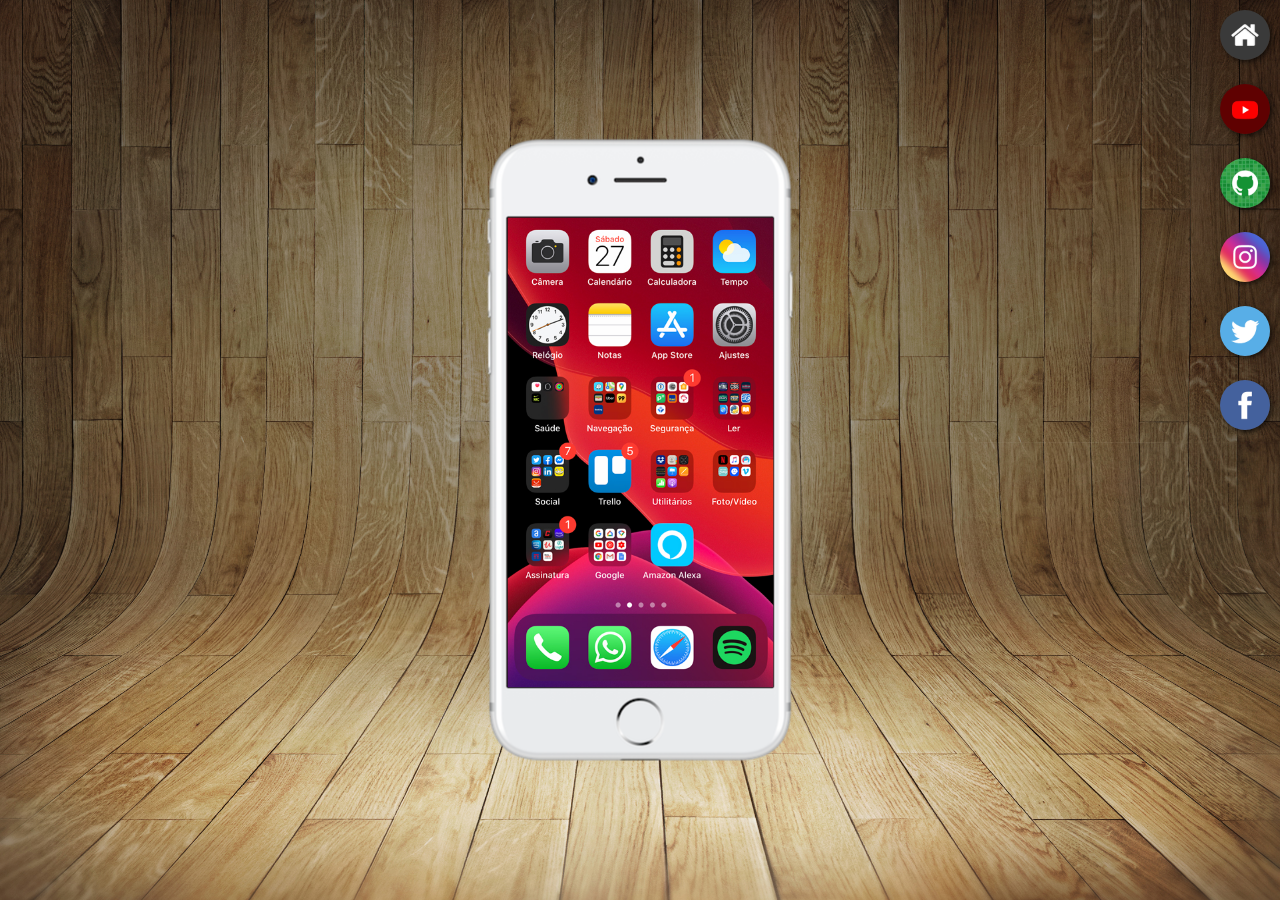
<file: index.html>
<!DOCTYPE html>
<html lang="pt-br">
<head>
    <meta charset="UTF-8">
    <meta name="viewport" content="width=device-width, initial-scale=1.0">
    <link rel="shortcut icon" href="imagens/favicon.ico" type="image/x-icon">
    <link rel="stylesheet" href="estilos/style.css">
    <title>Projeto Redes Sociais</title>
</head>
<body>
    <main>
        <section id="telefone">
            <iframe src="home.html" name="tela" id="tela" frameborder="0">
                <p>Seu navegador não é compatível com isso.</p>
            </iframe>
        </section>
        <section id="redes-sociais">
            <a href="home.html" target="tela"><img src="imagens/logo-home.jpg" alt="Home"></a> <br>
            <a href="youtube.html" target="tela"><img src="imagens/logo-youtube.jpg" alt="Youtube"></a> <br>
            <a href="github.html" target="tela"><img src="imagens/logo-github.jpg" alt="GitHub"></a> <br>
            <a href="instagram.html" target="tela"><img src="imagens/logo-instagram.jpg" alt="Instagram"></a> <br>
            <a href="twitter.html" target="tela"><img src="imagens/logo-twitter.jpg" alt="Twitter"></a> <br>
            <a href="facebook.html" target="tela"><img src="imagens/logo-facebook.jpg" alt="Facebook"></a> <br>

        </section>
    </main>

</body>
</html>
</file>
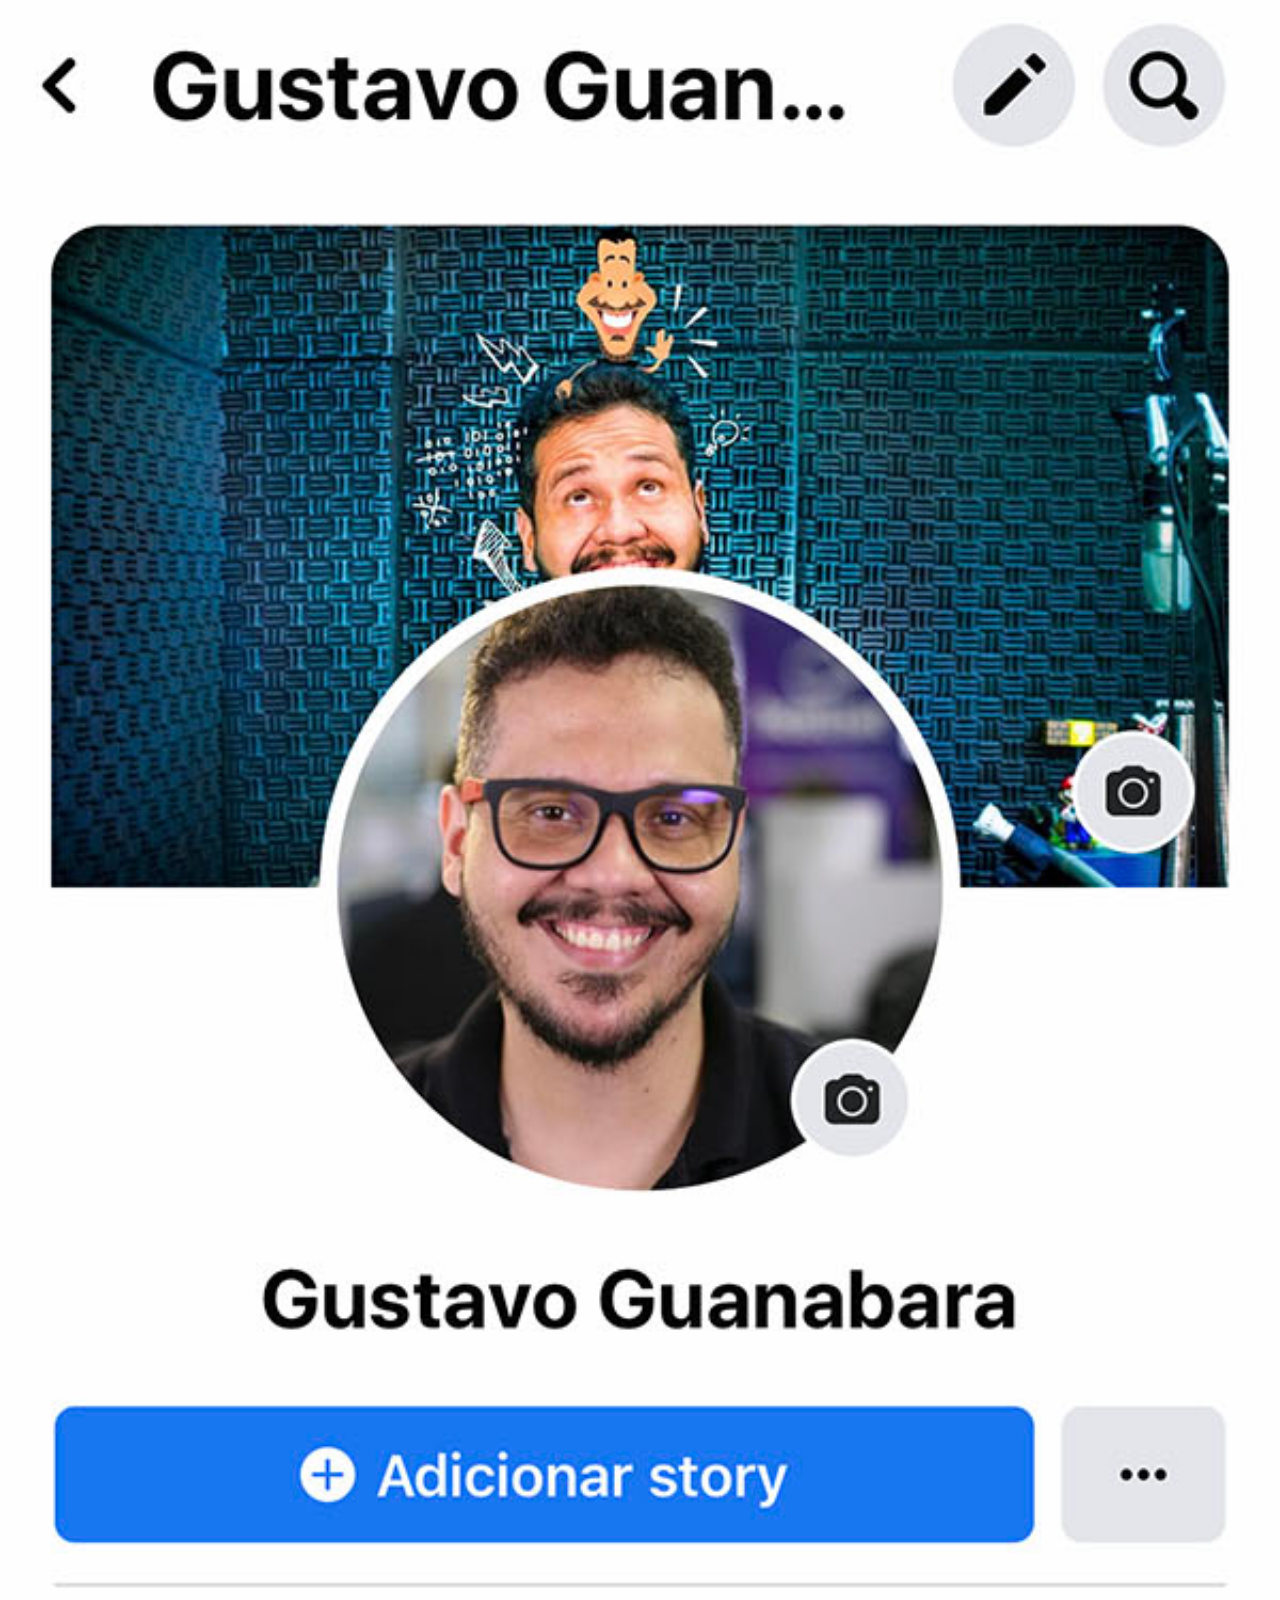
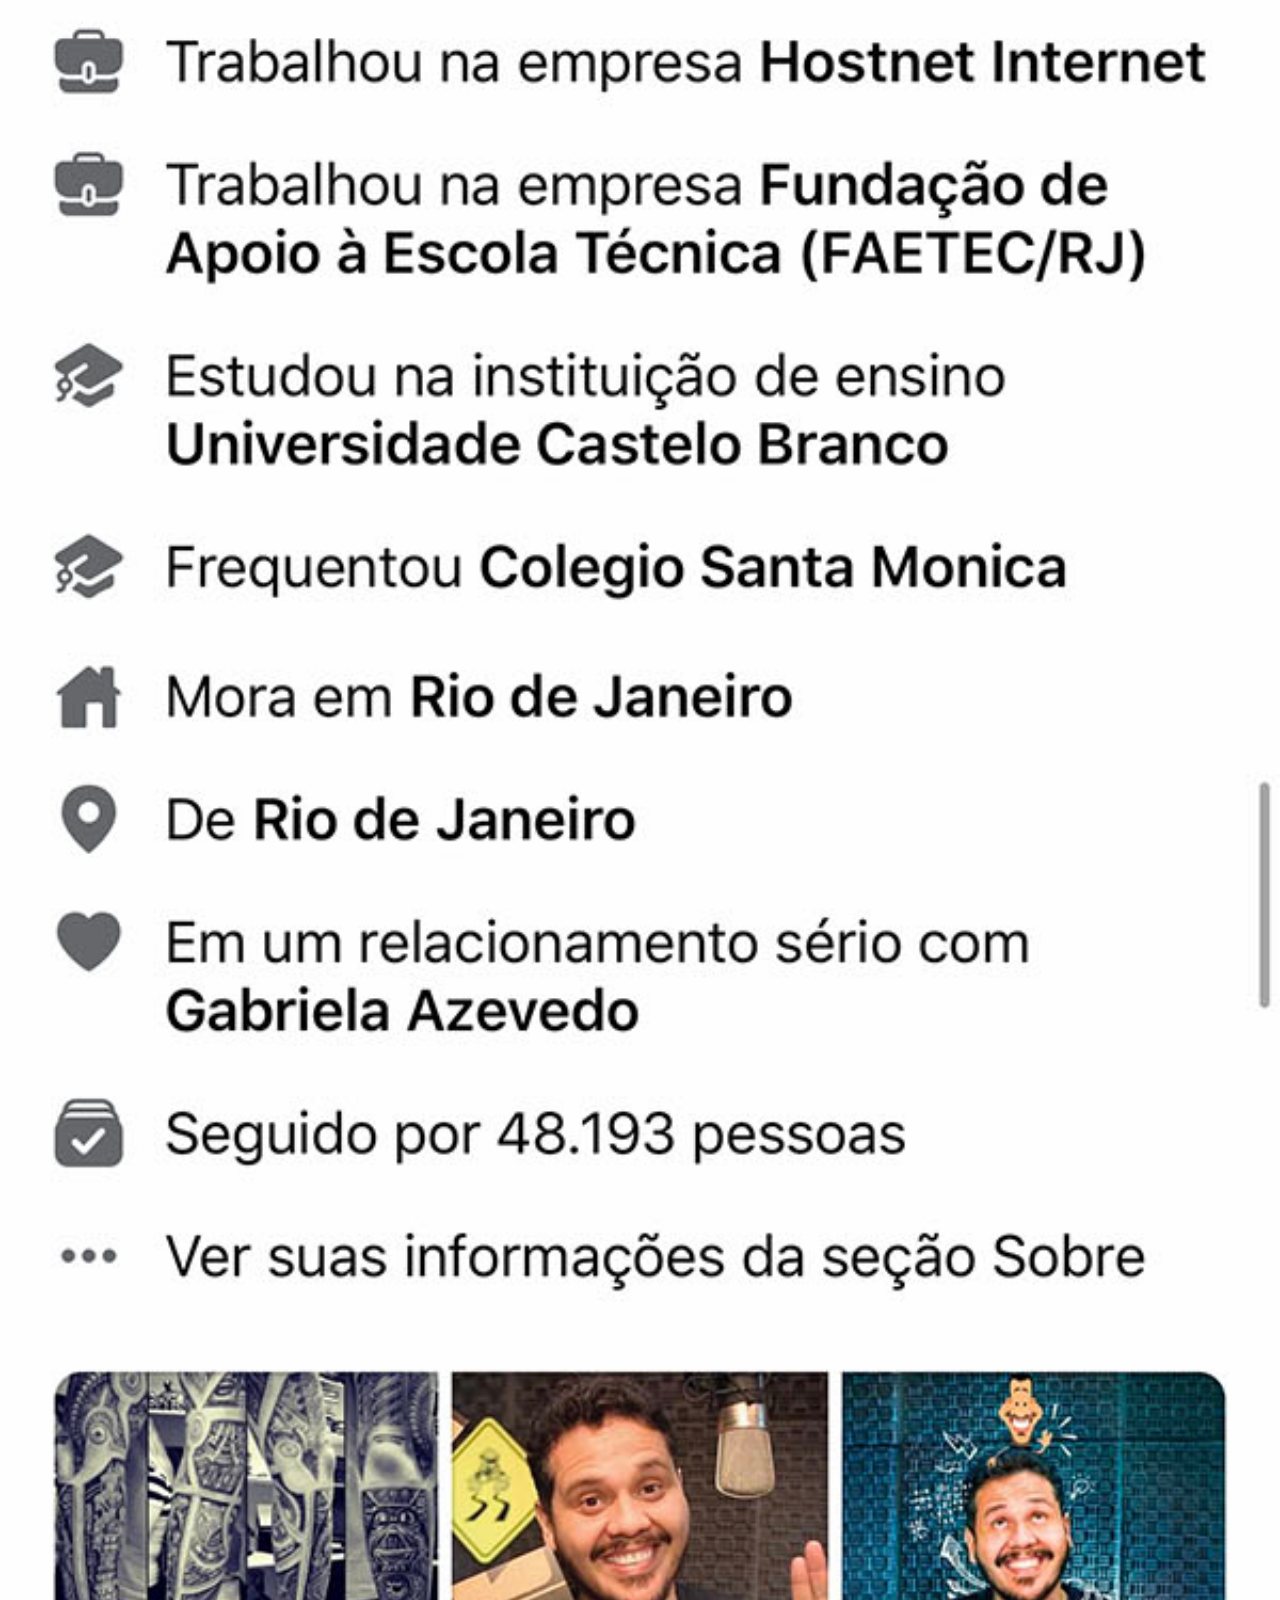
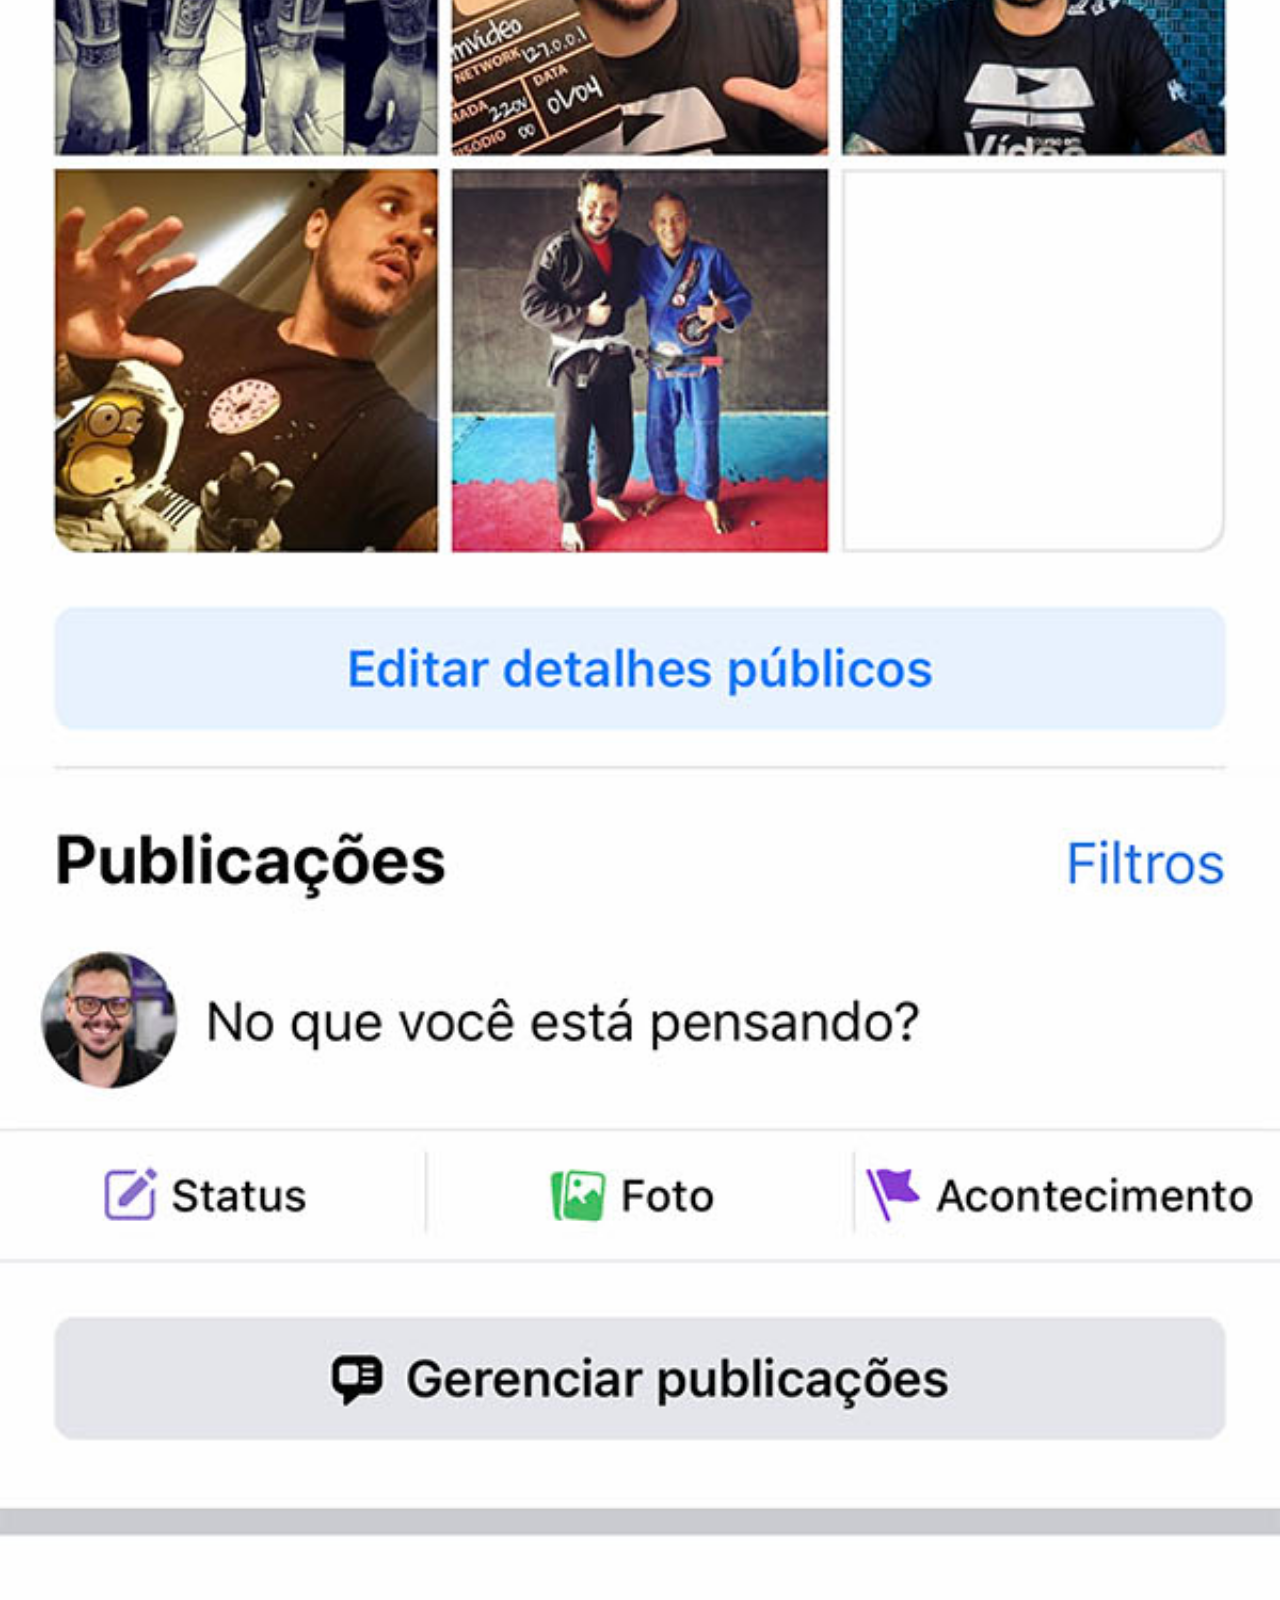
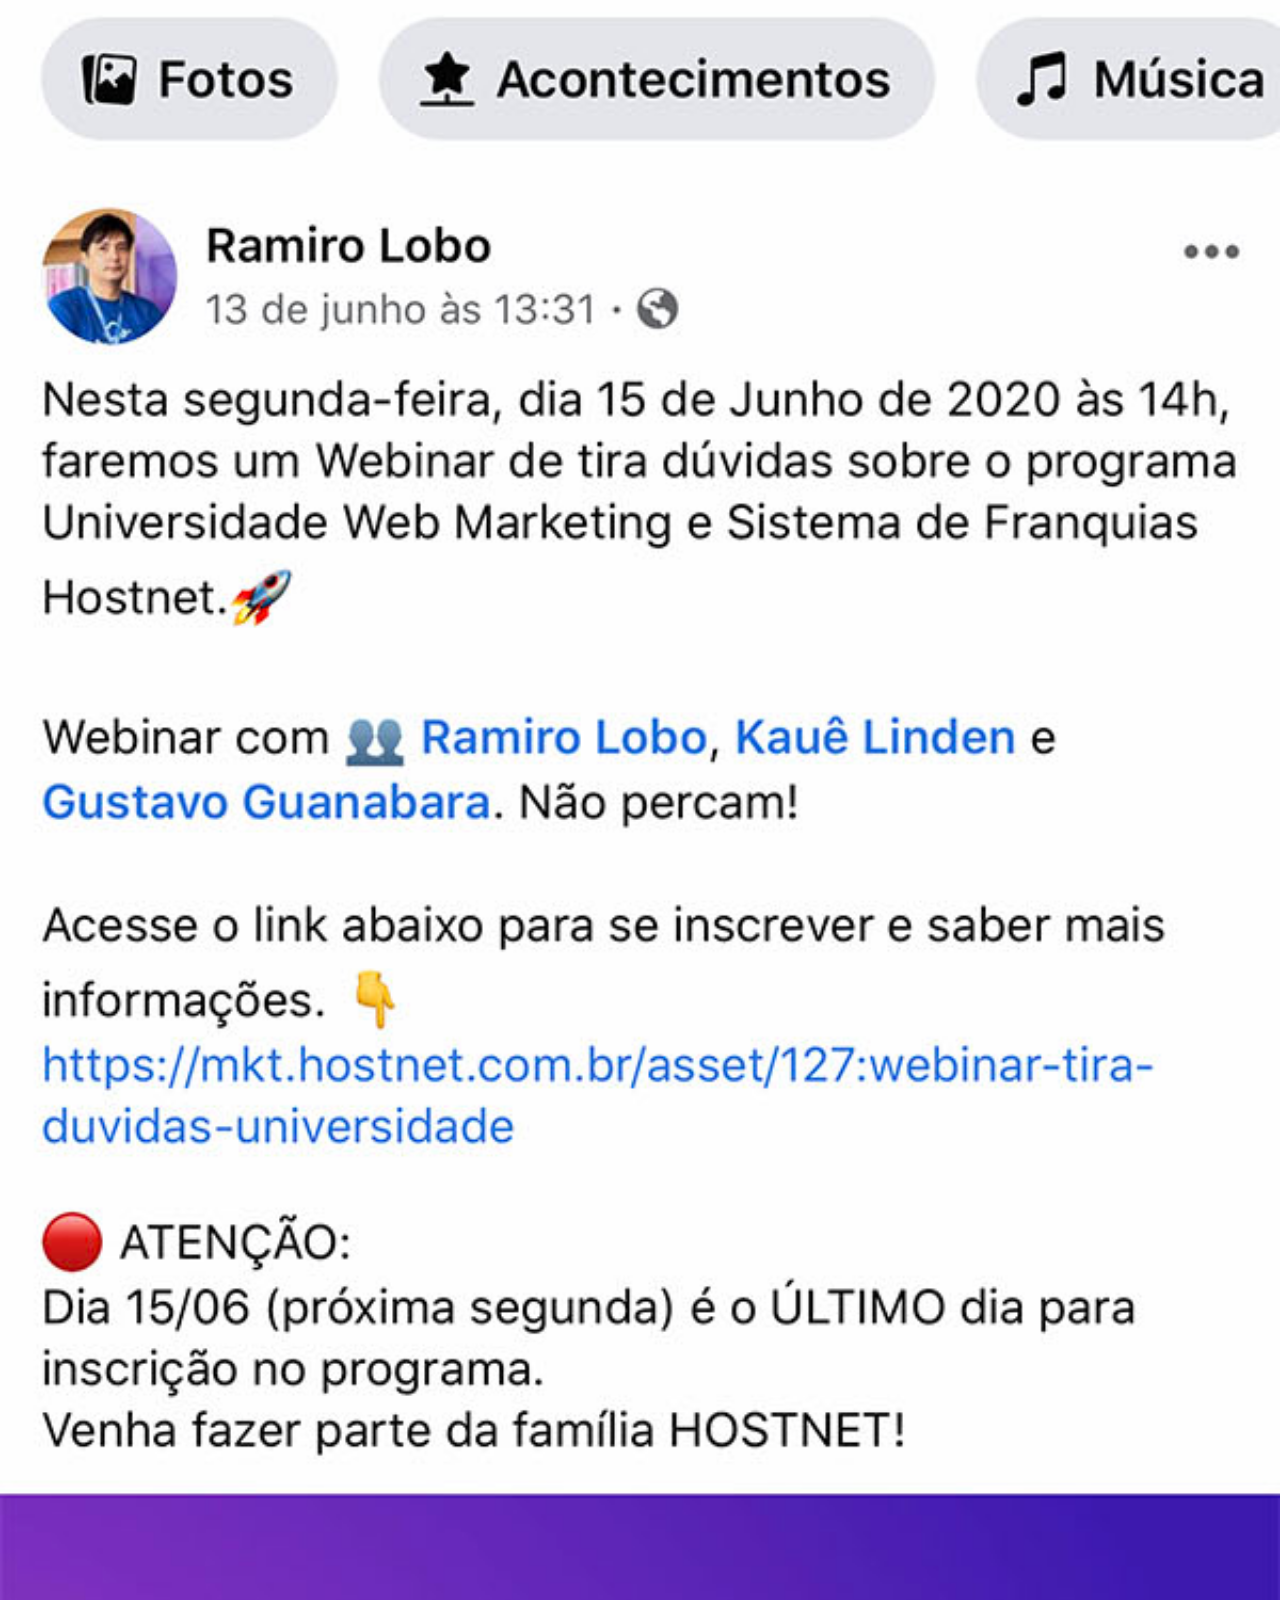
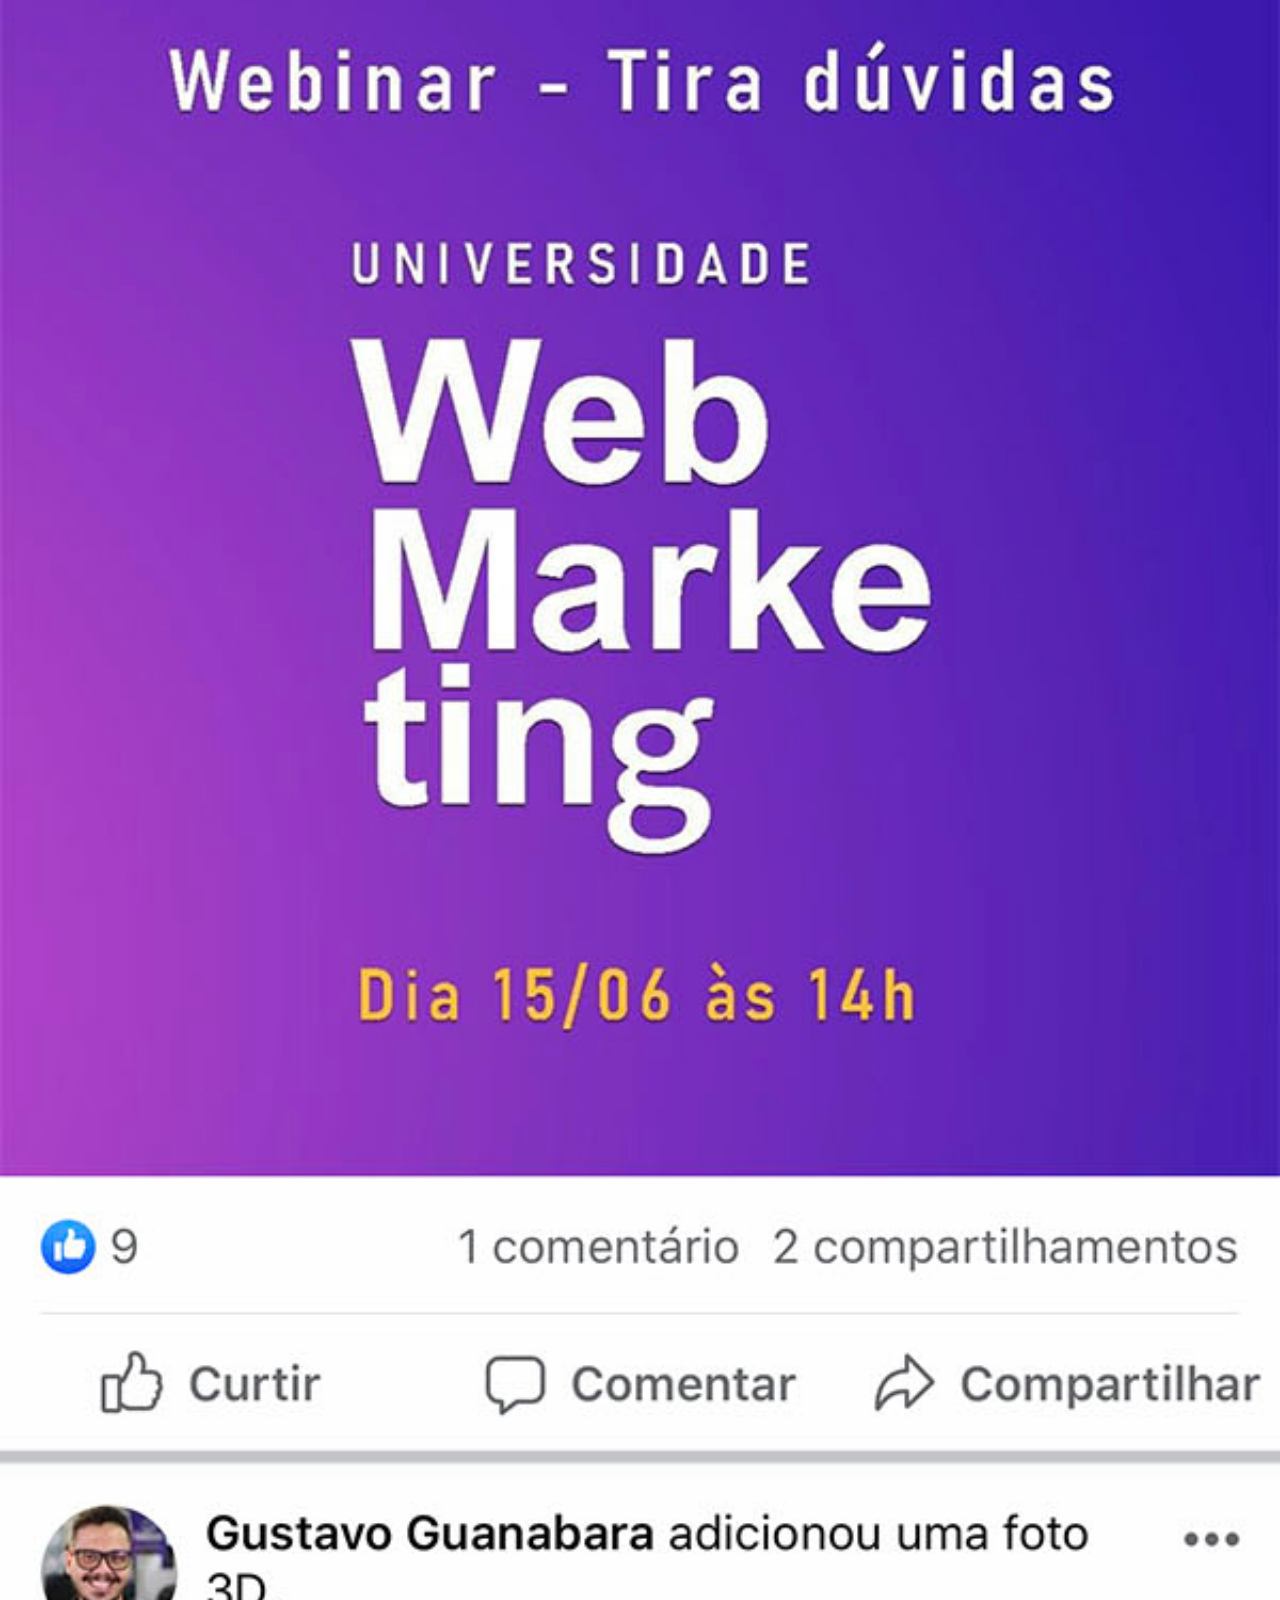
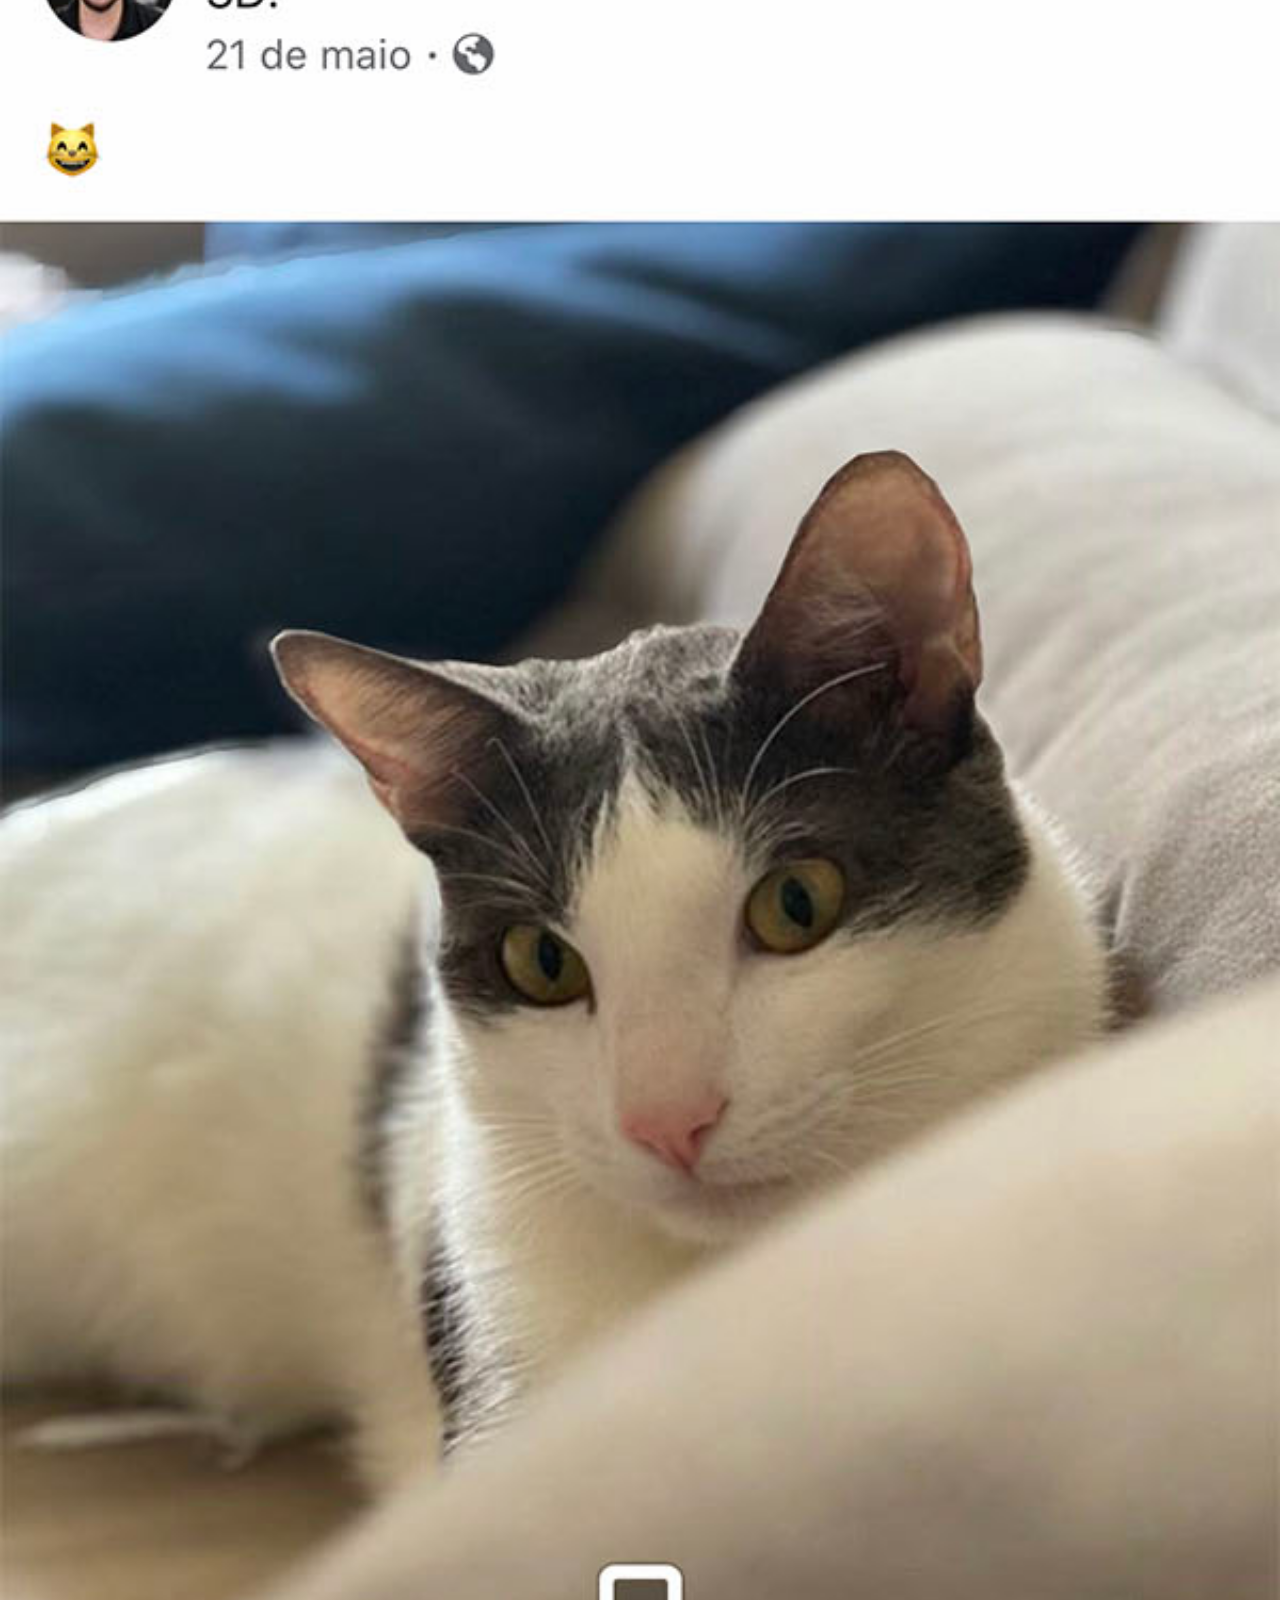
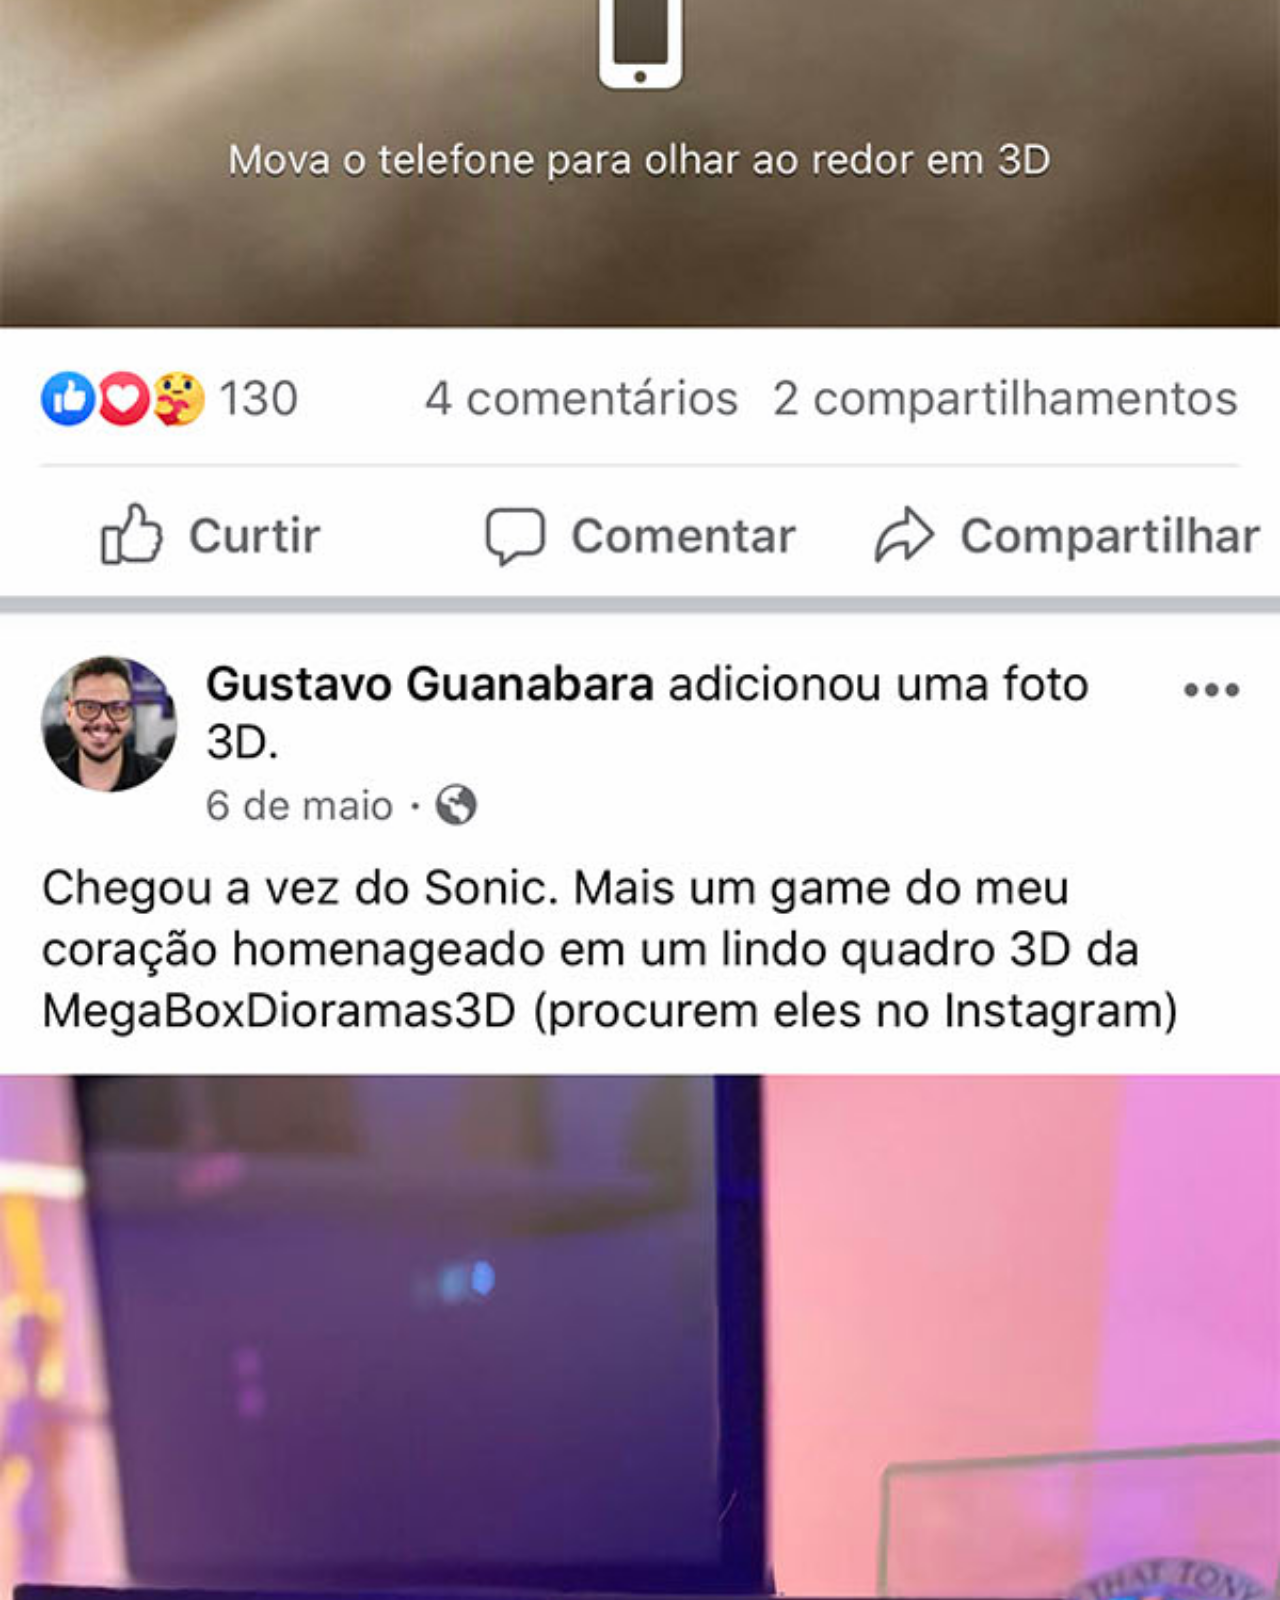
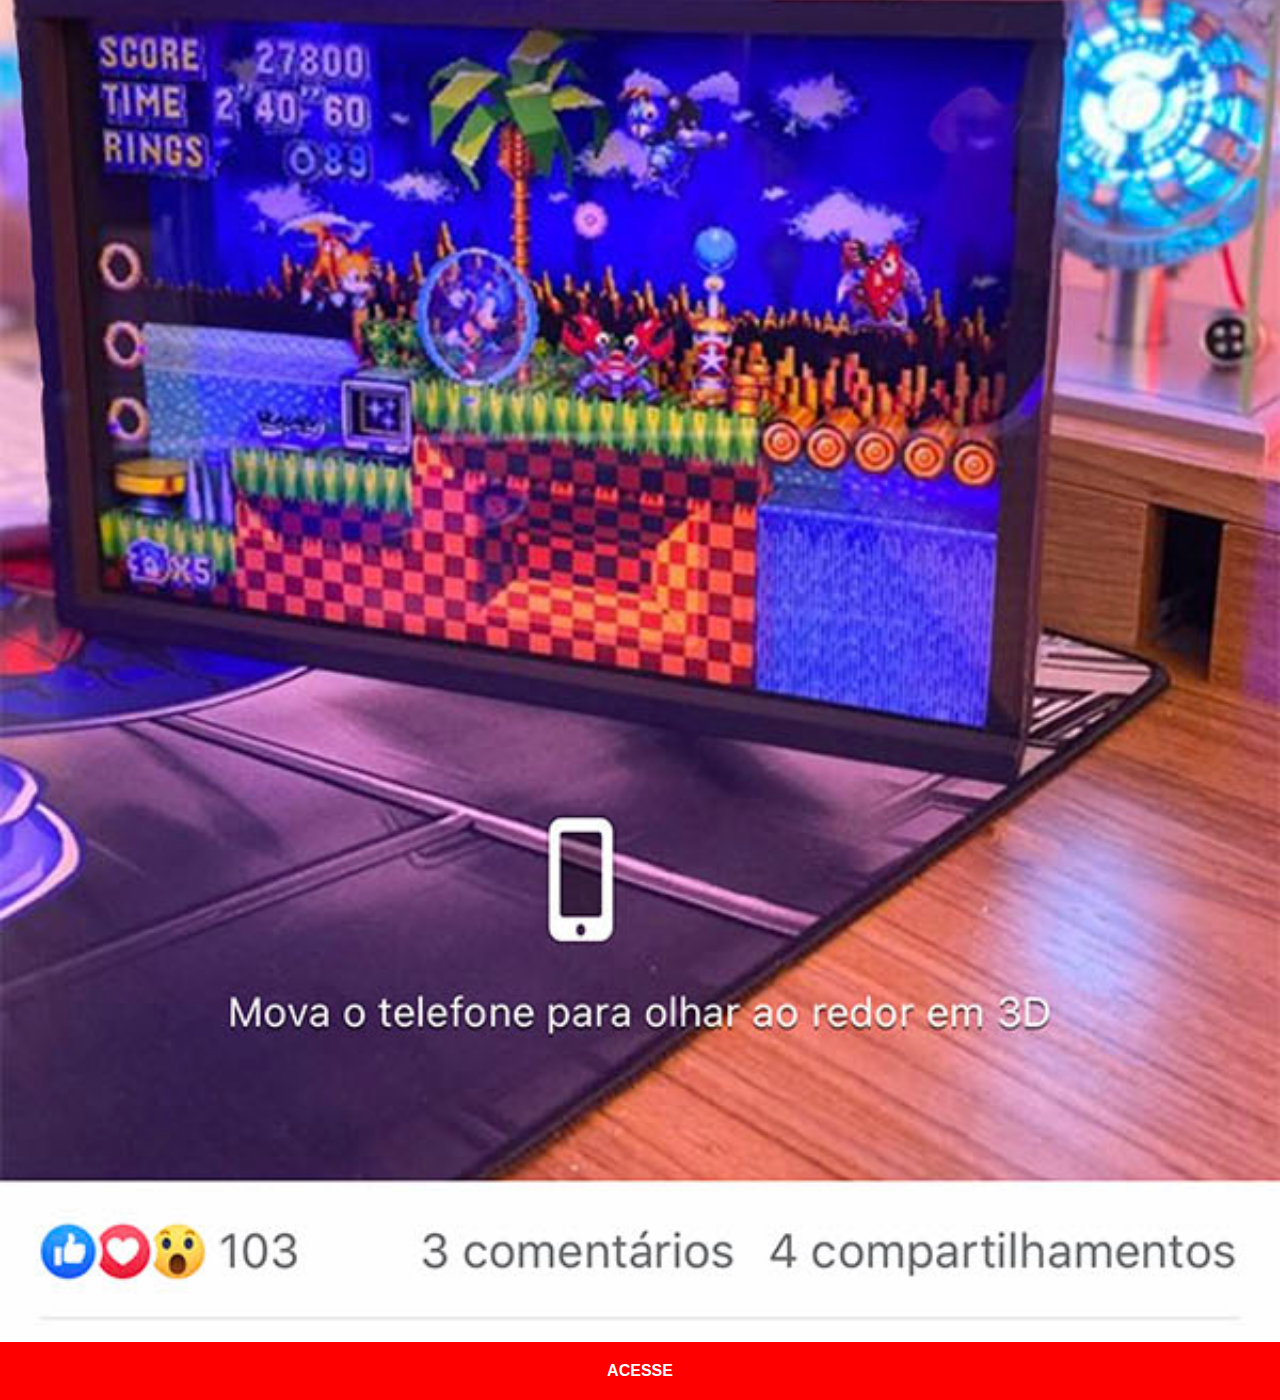
<file: facebook.html>
<!DOCTYPE html>
<html lang="pt-br">
<head>
    <meta charset="UTF-8">
    <meta name="viewport" content="width=device-width, initial-scale=1.0">
    <link rel="stylesheet" href="estilos/social.css">
    <title>Facebook</title>
</head>
<body>
    <img src="imagens/tela-facebook.jpg" alt="Facebook">
    <a href="https://www.facebook.com/gustavoguanabara/" target="_blank">ACESSE</a>
</body>
</html>
</file>
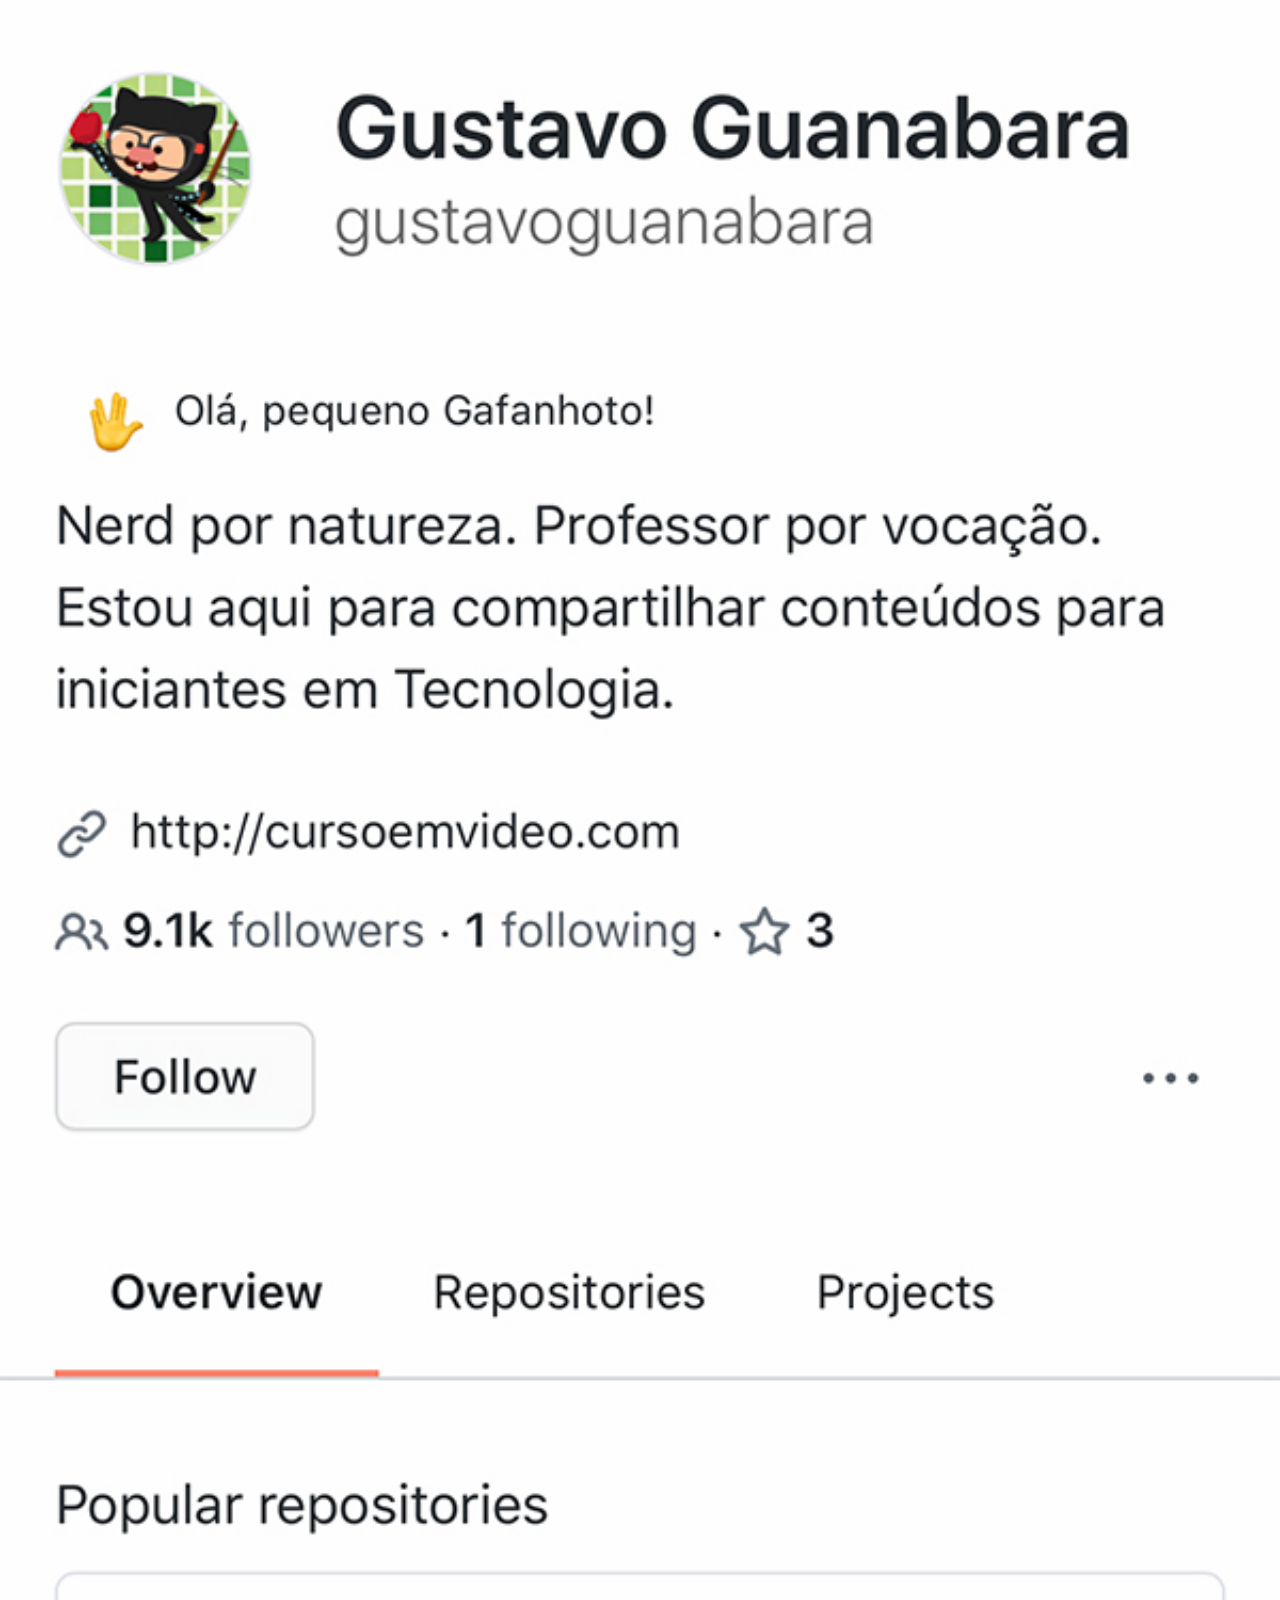
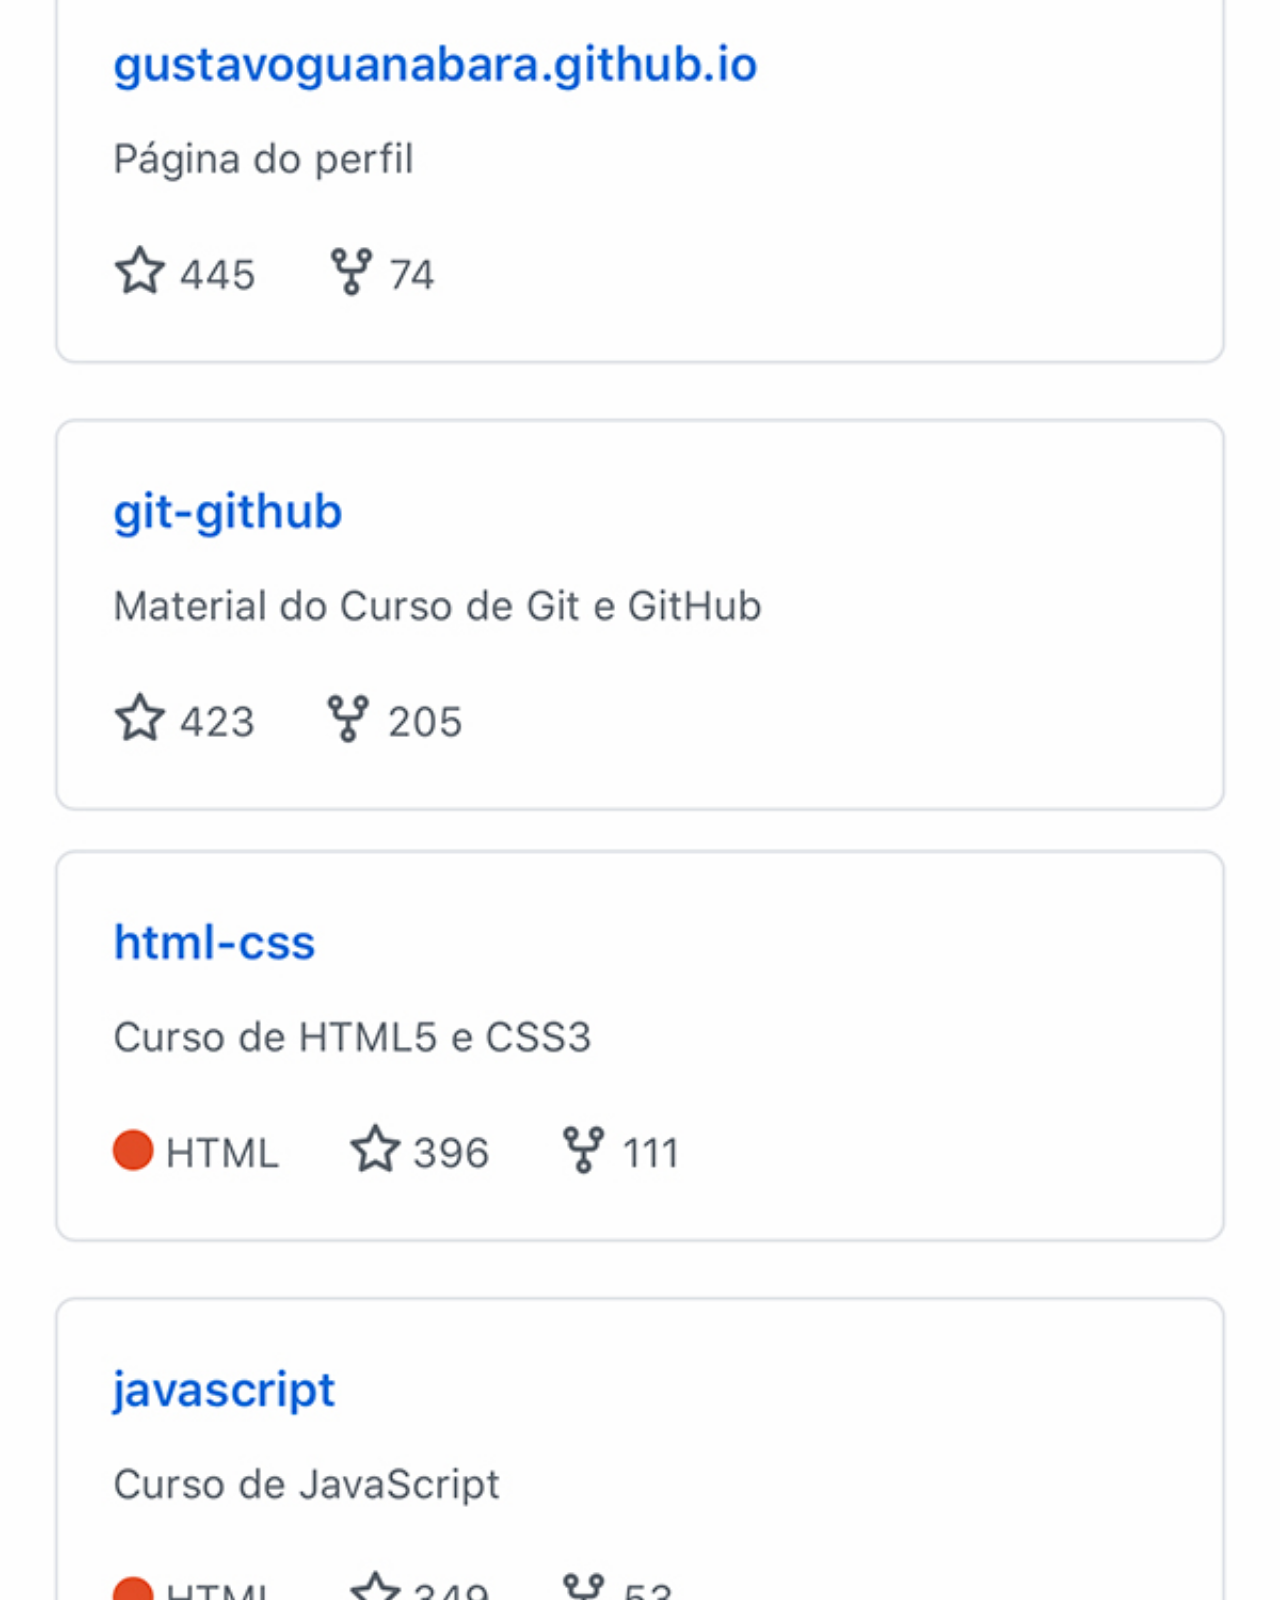
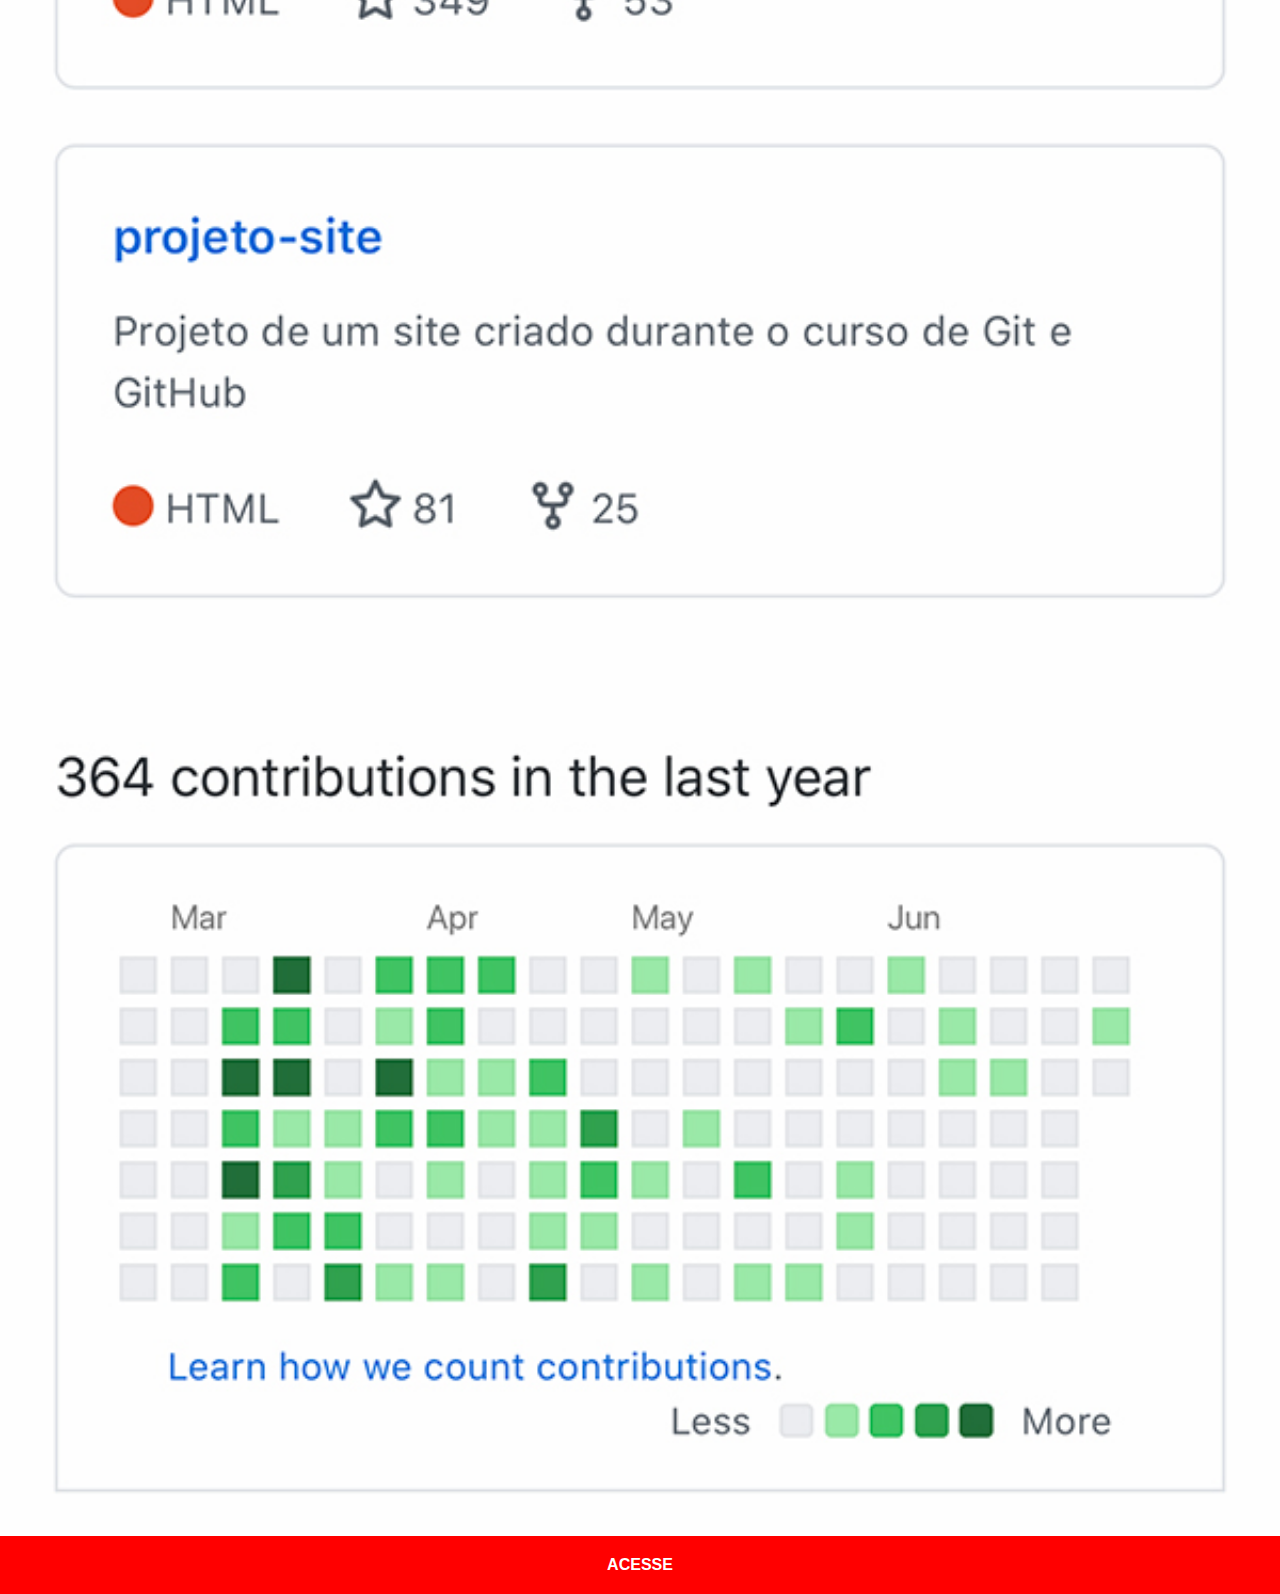
<file: github.html>
<!DOCTYPE html>
<html lang="pt-br">
<head>
    <meta charset="UTF-8">
    <meta name="viewport" content="width=device-width, initial-scale=1.0">
    <link rel="stylesheet" href="estilos/social.css">
    <title>GitHub</title>
</head>
<body>
    <img src="imagens/tela-github.jpg" alt="GitHub">
    <a href="https://github.com/gustavoguanabara/" target="_blank">ACESSE</a>
</body>
</html>
</file>
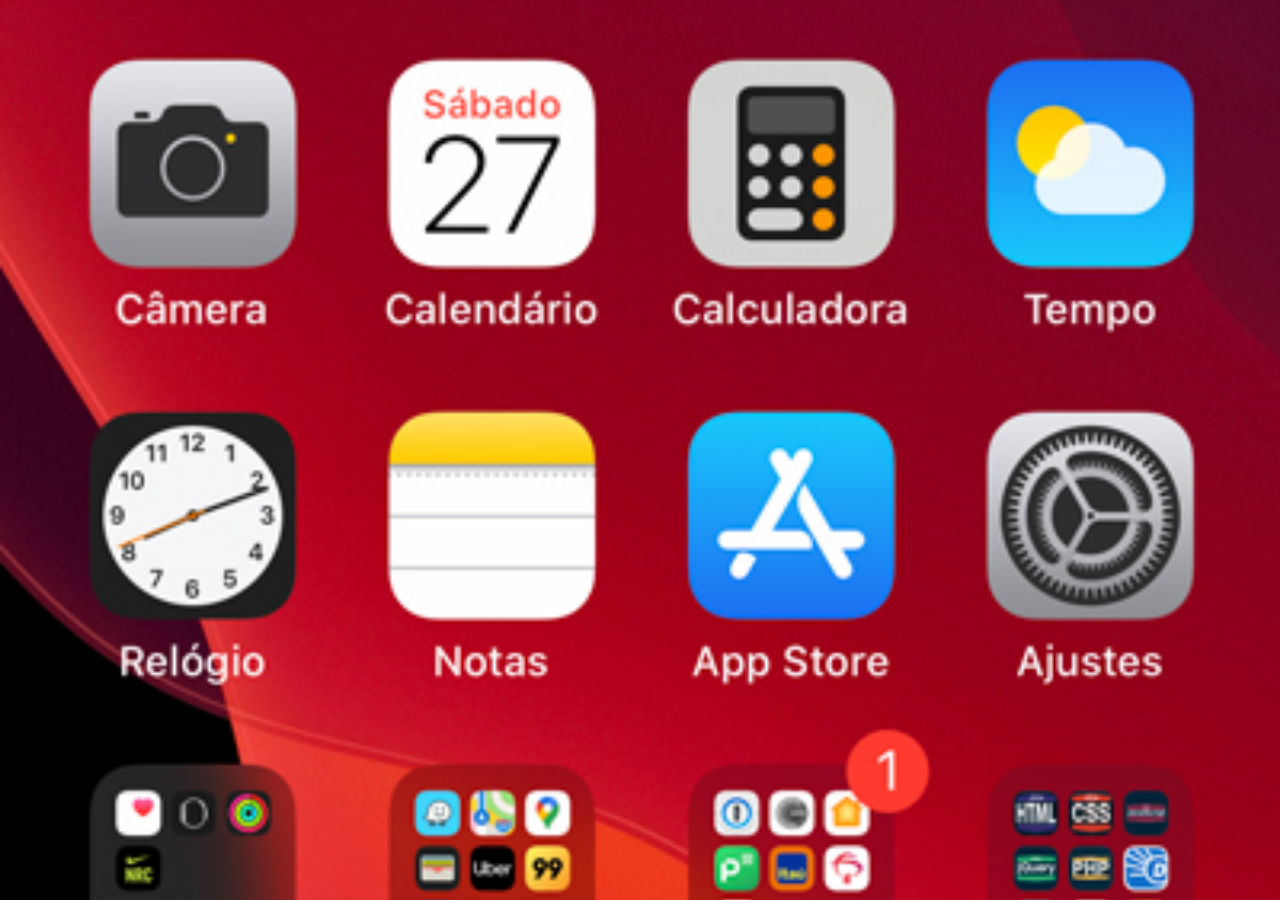
<file: home.html>
<!DOCTYPE html>
<html lang="pt-br">
<head>
    <meta charset="UTF-8">
    <meta name="viewport" content="width=device-width, initial-scale=1.0">
    <title>Home</title>
    <style>
        * {
            margin: 0;
            padding: 0;
        }
        body {
            width: 100vw;
            height: 100vh;
            background: black url('imagens/tela-home.jpg') no-repeat;
            background-size: cover;
        }
    </style>
</head>
<body>
    
</body>
</html>
</file>
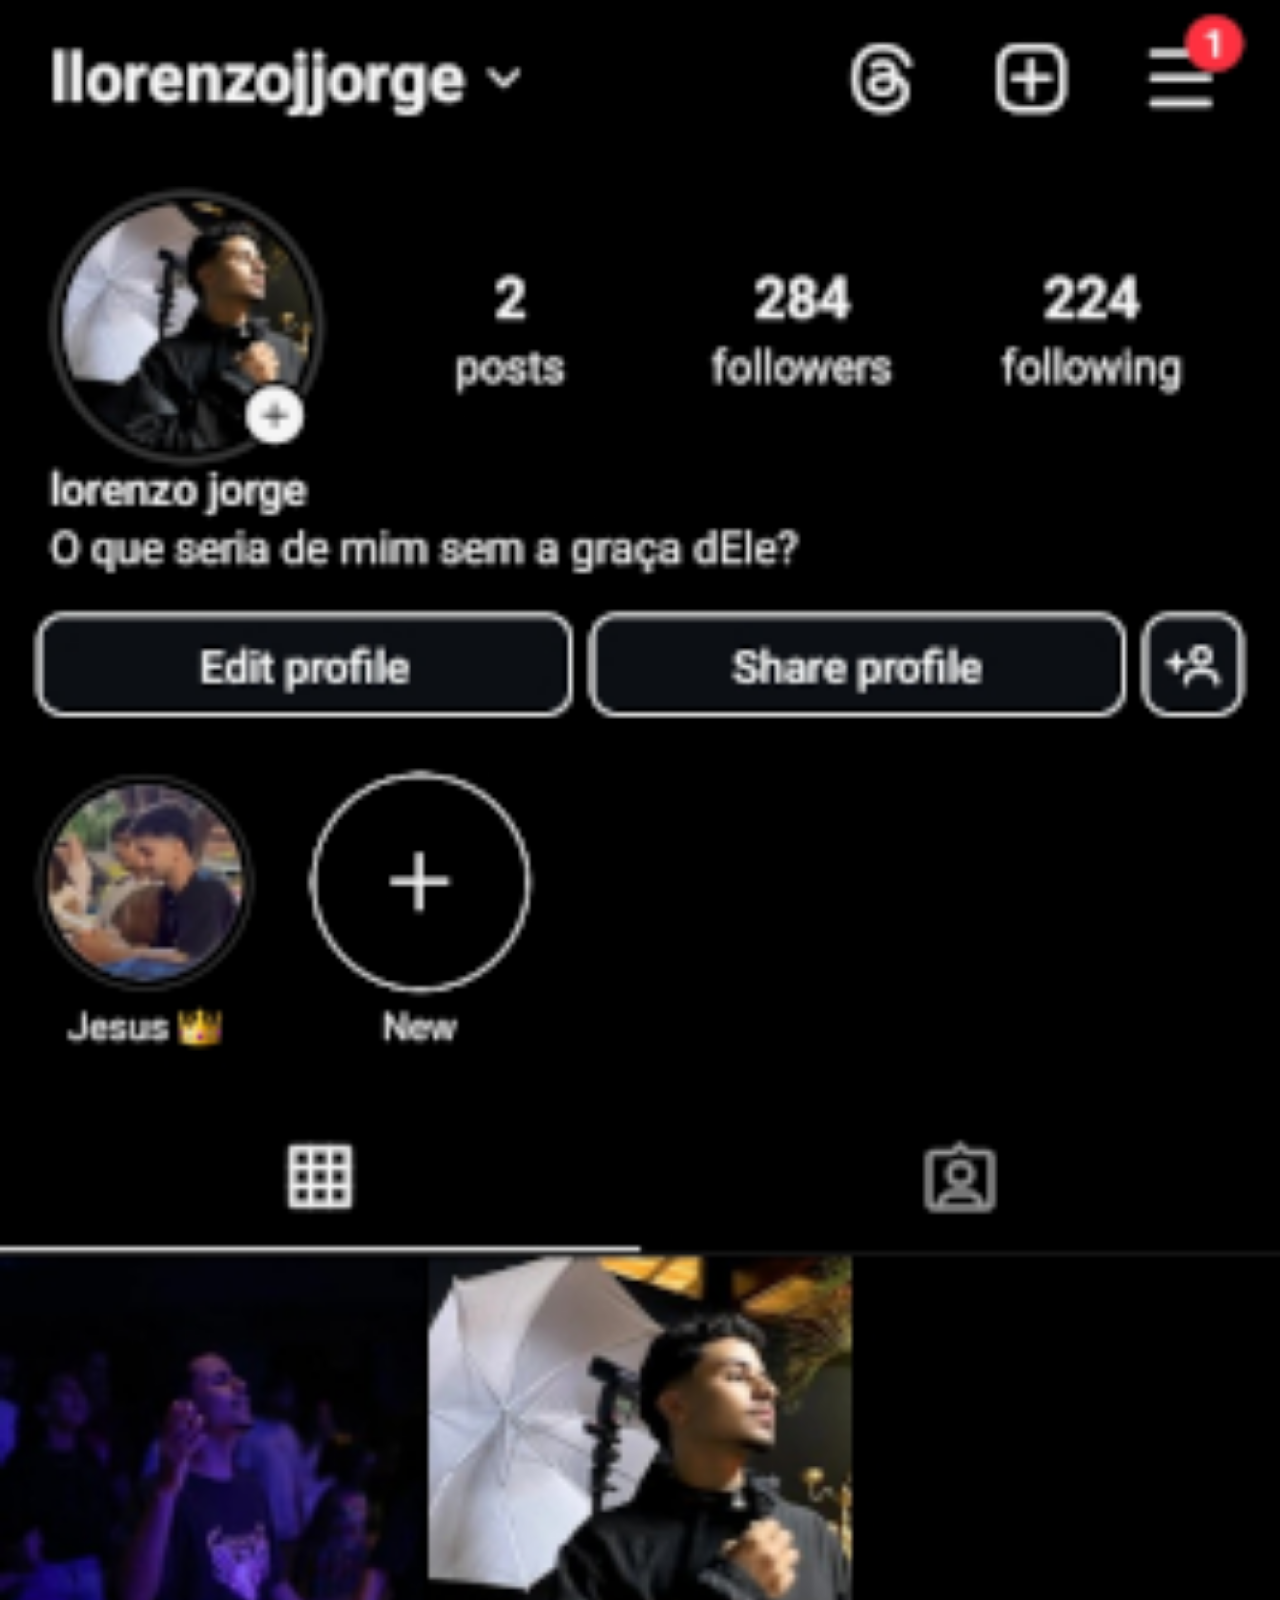
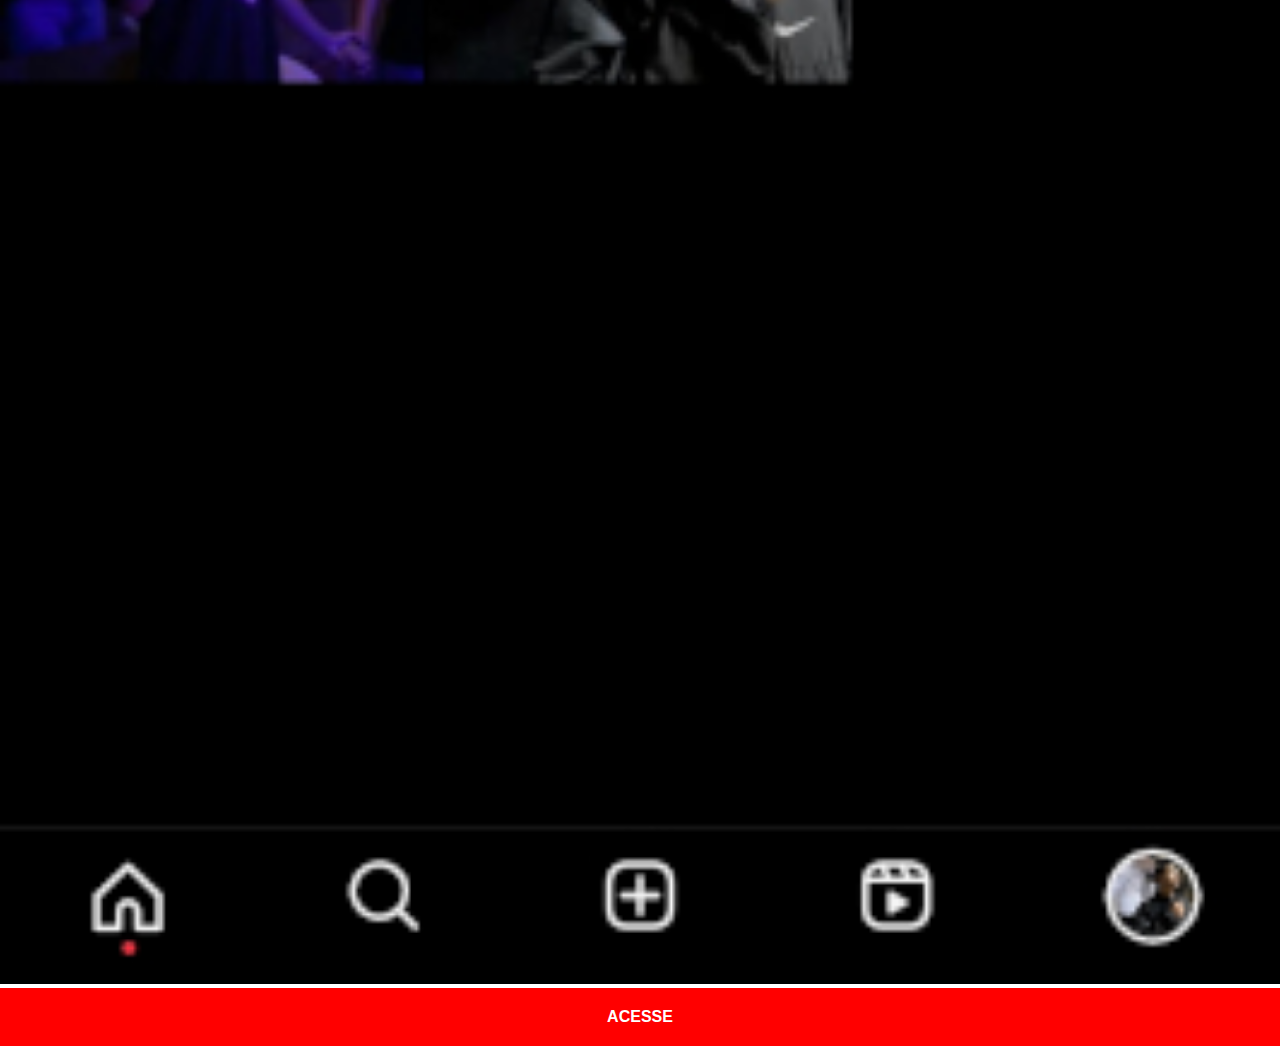
<file: instagram.html>
<!DOCTYPE html>
<html lang="pt-br">
<head>
    <meta charset="UTF-8">
    <meta name="viewport" content="width=device-width, initial-scale=1.0">
    <link rel="stylesheet" href="estilos/social.css">
    <title>Instagram</title>
</head>
<body>
    <img src="imagens/tela-instagramlorenzo.jpg" alt="Instagram">
    <a href="https://www.instagram.com/llorenzojjorge" target="_blank">ACESSE</a>
    
</body>
</html>
</file>
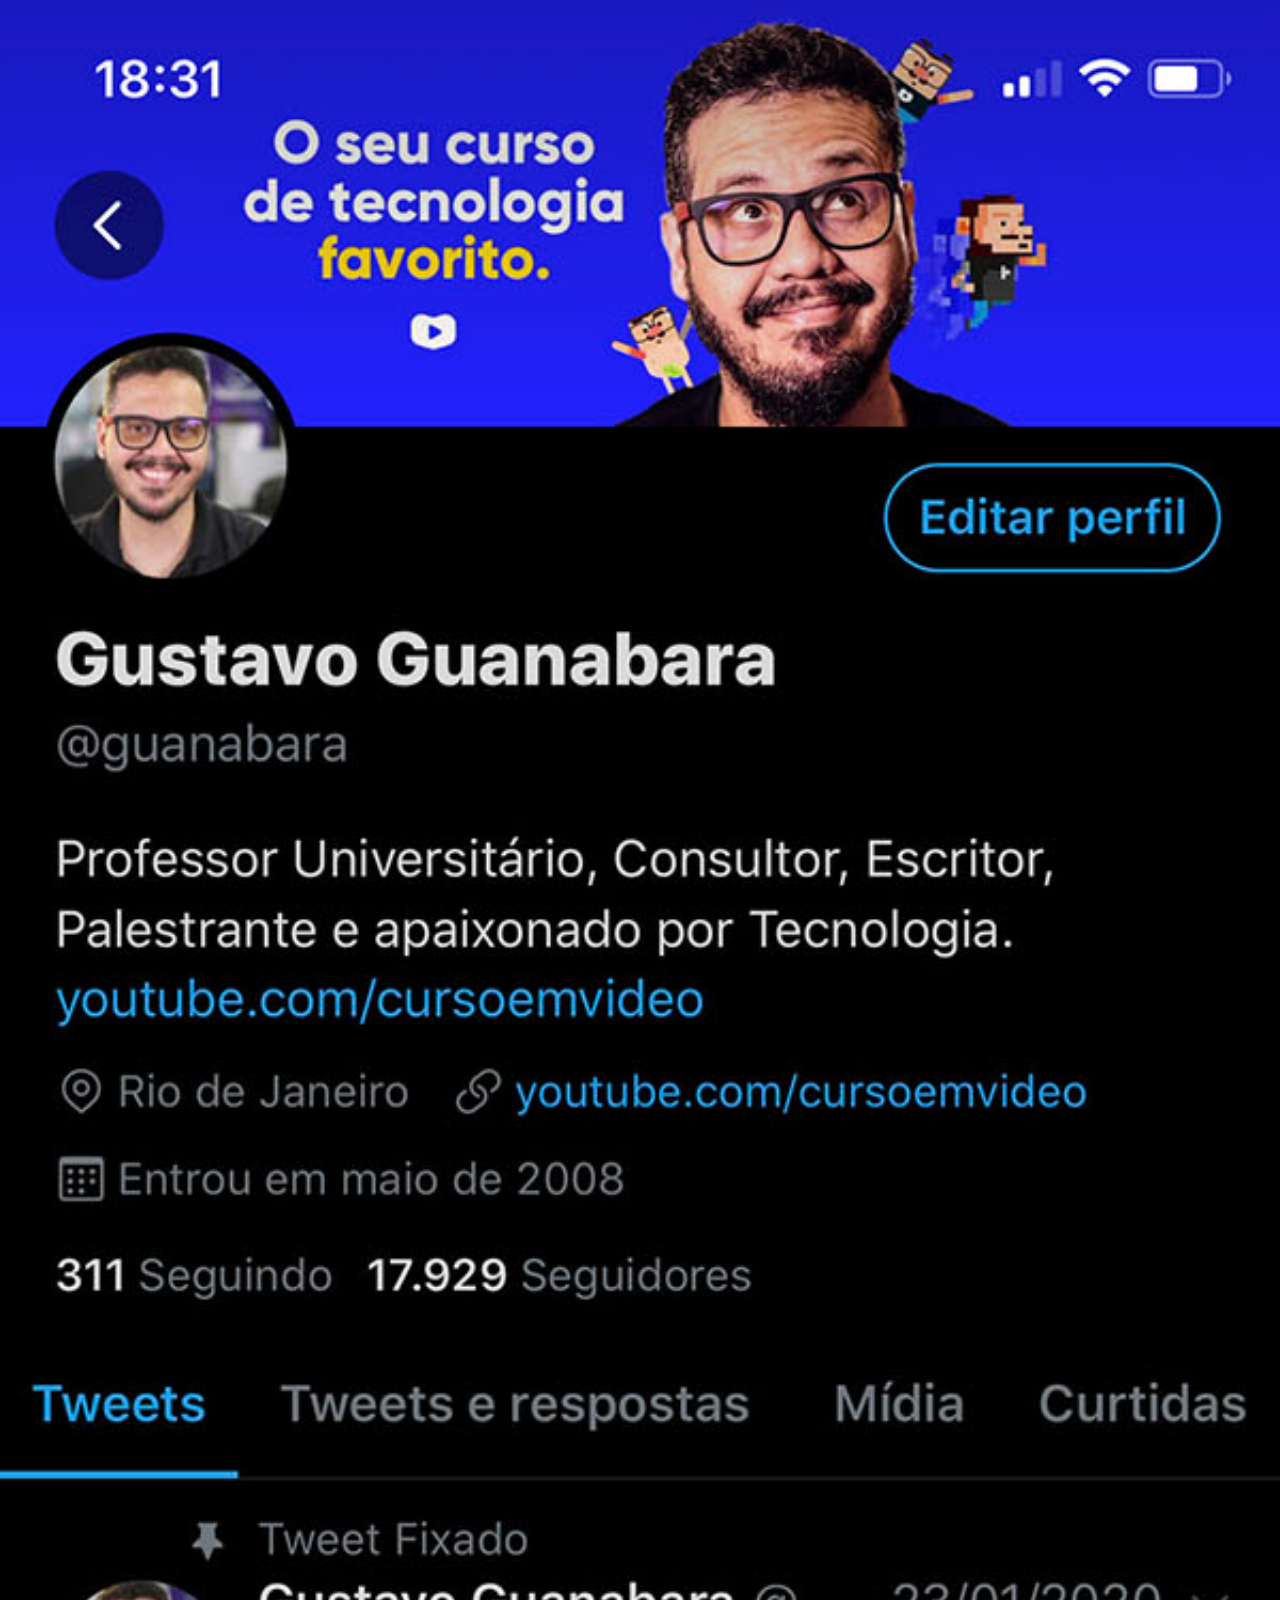
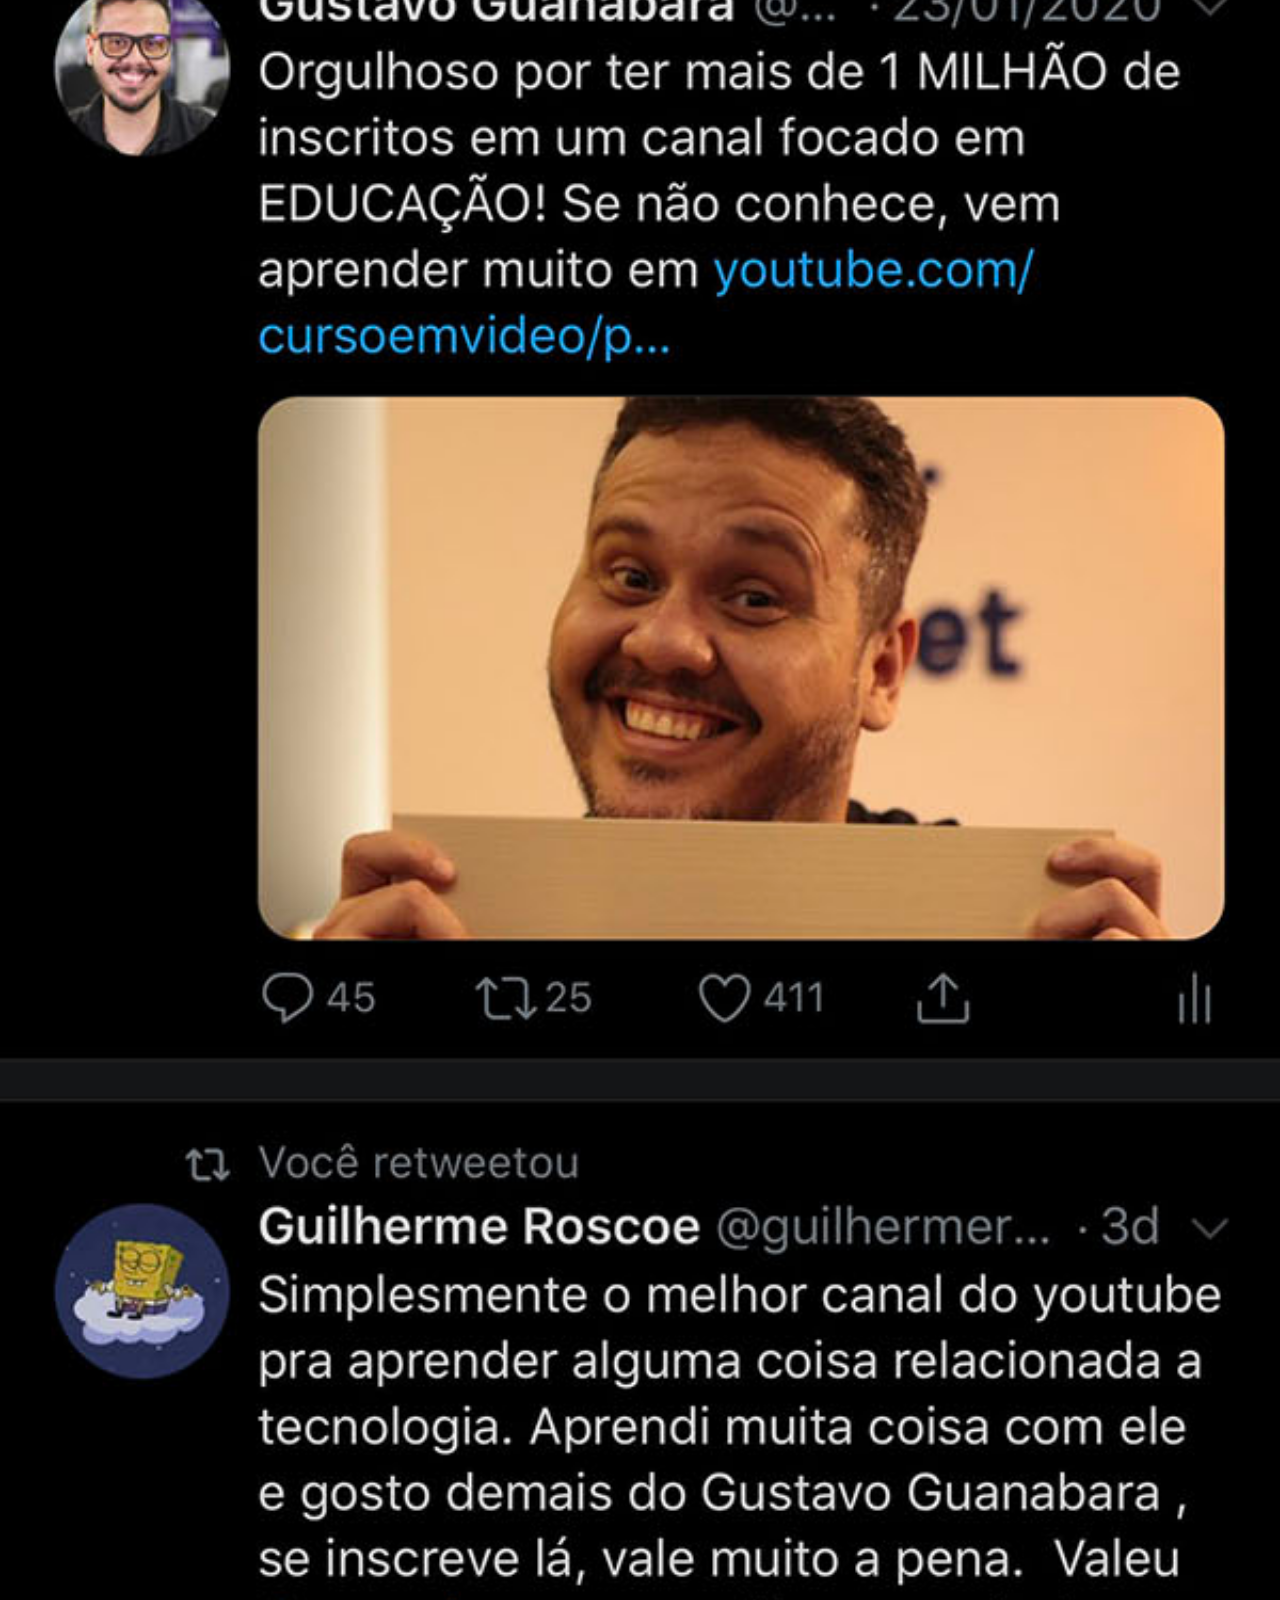
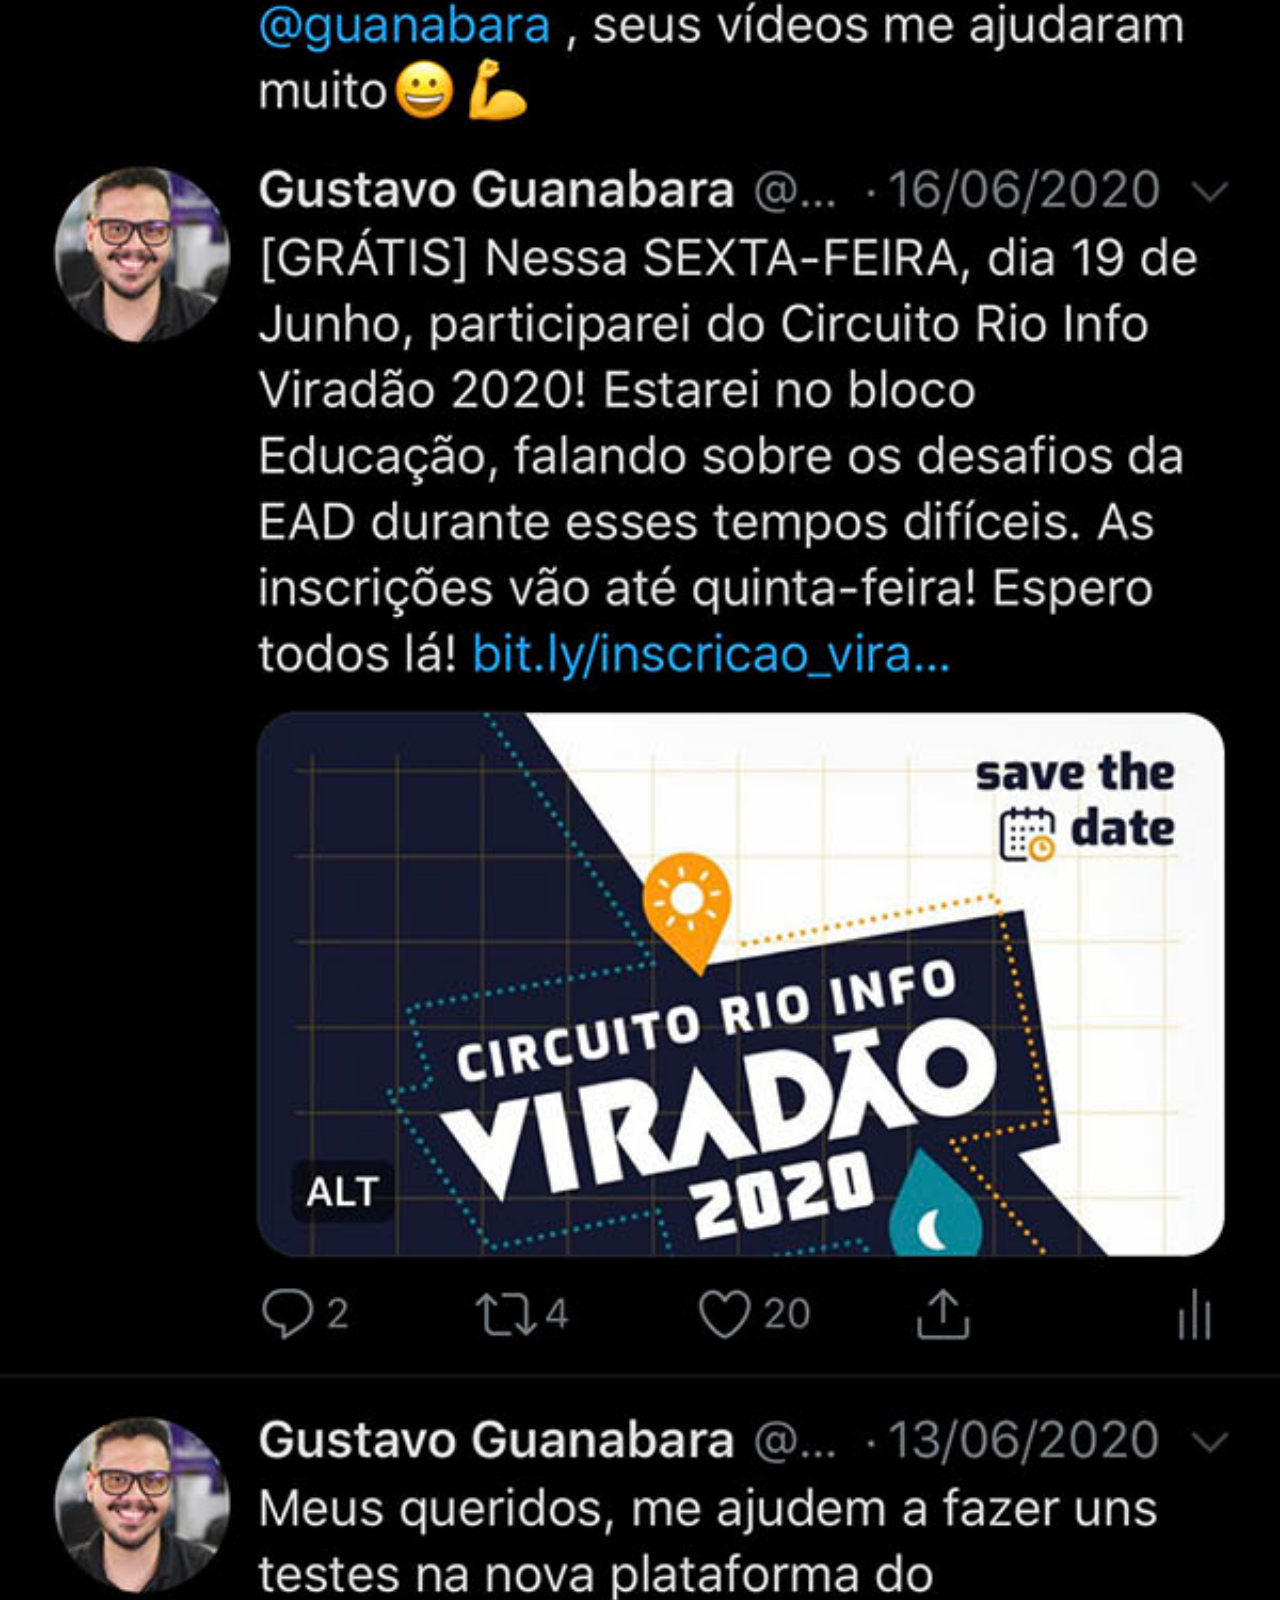
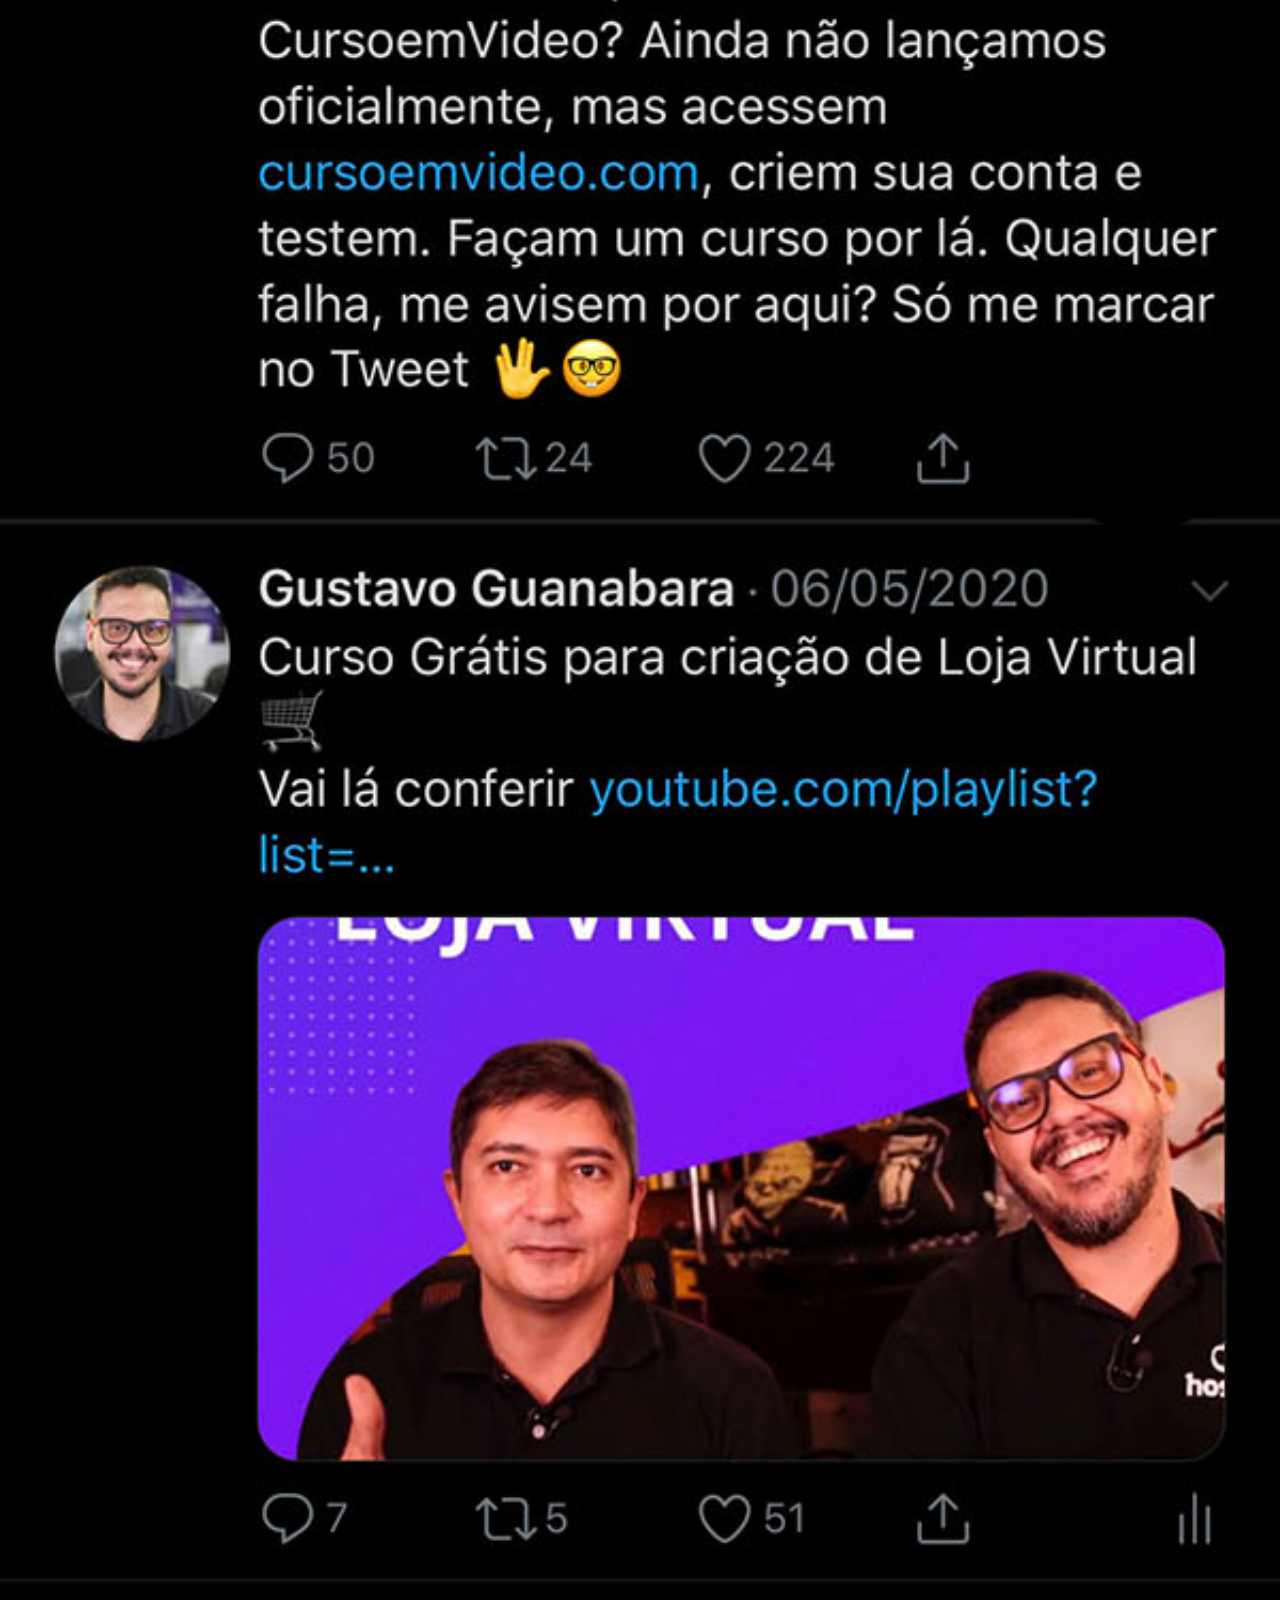
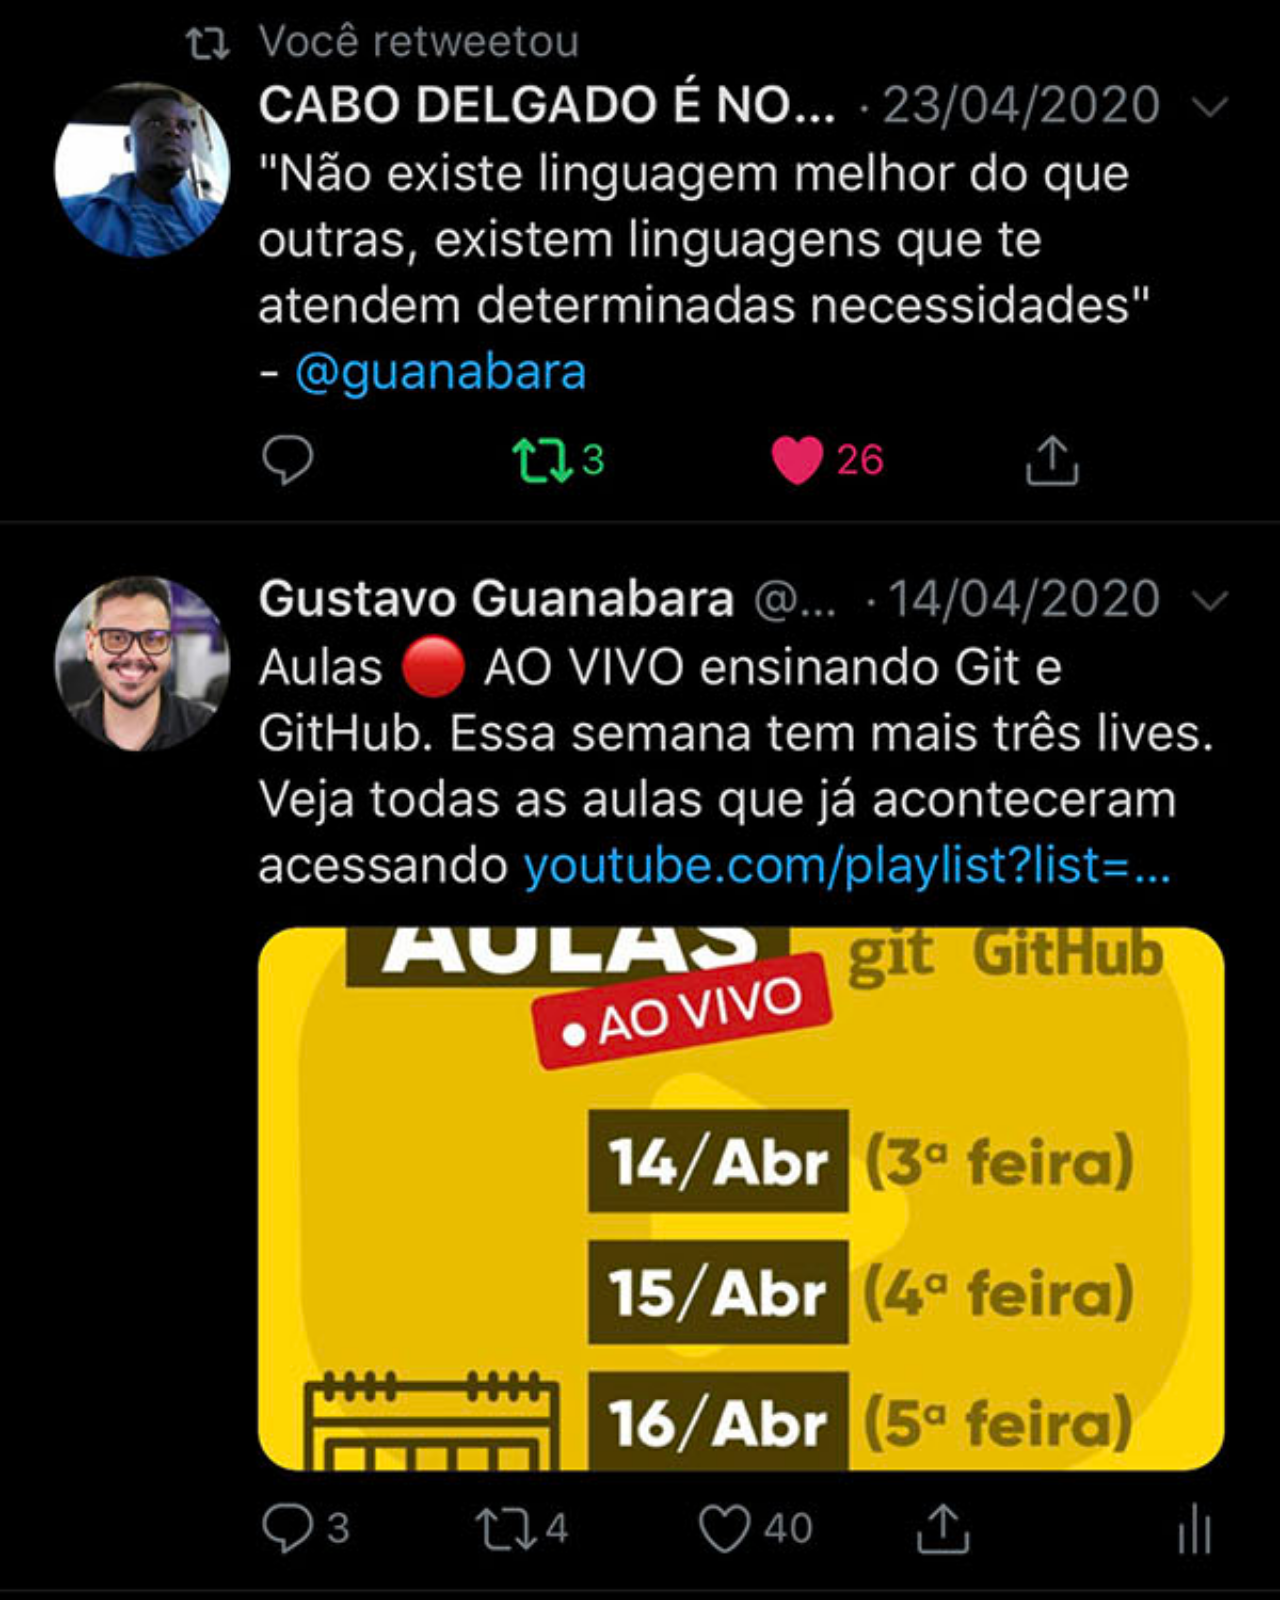
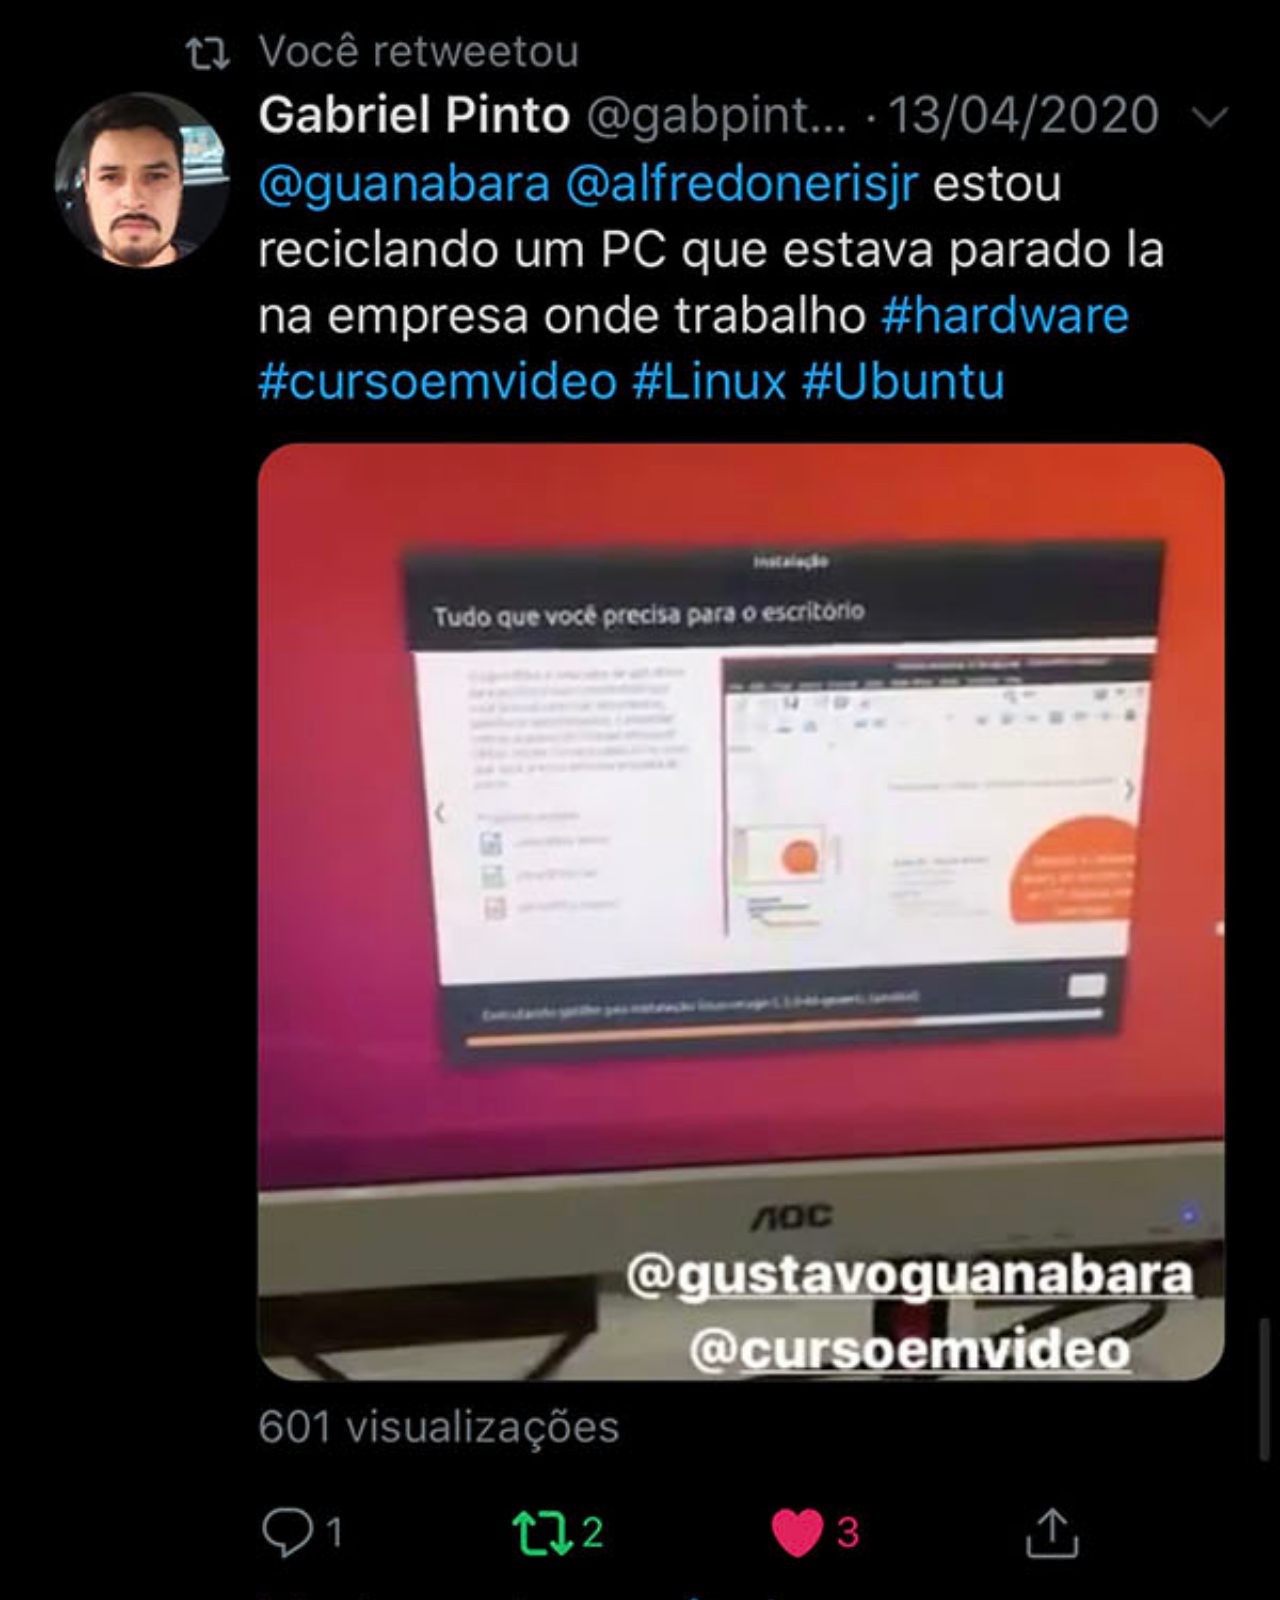
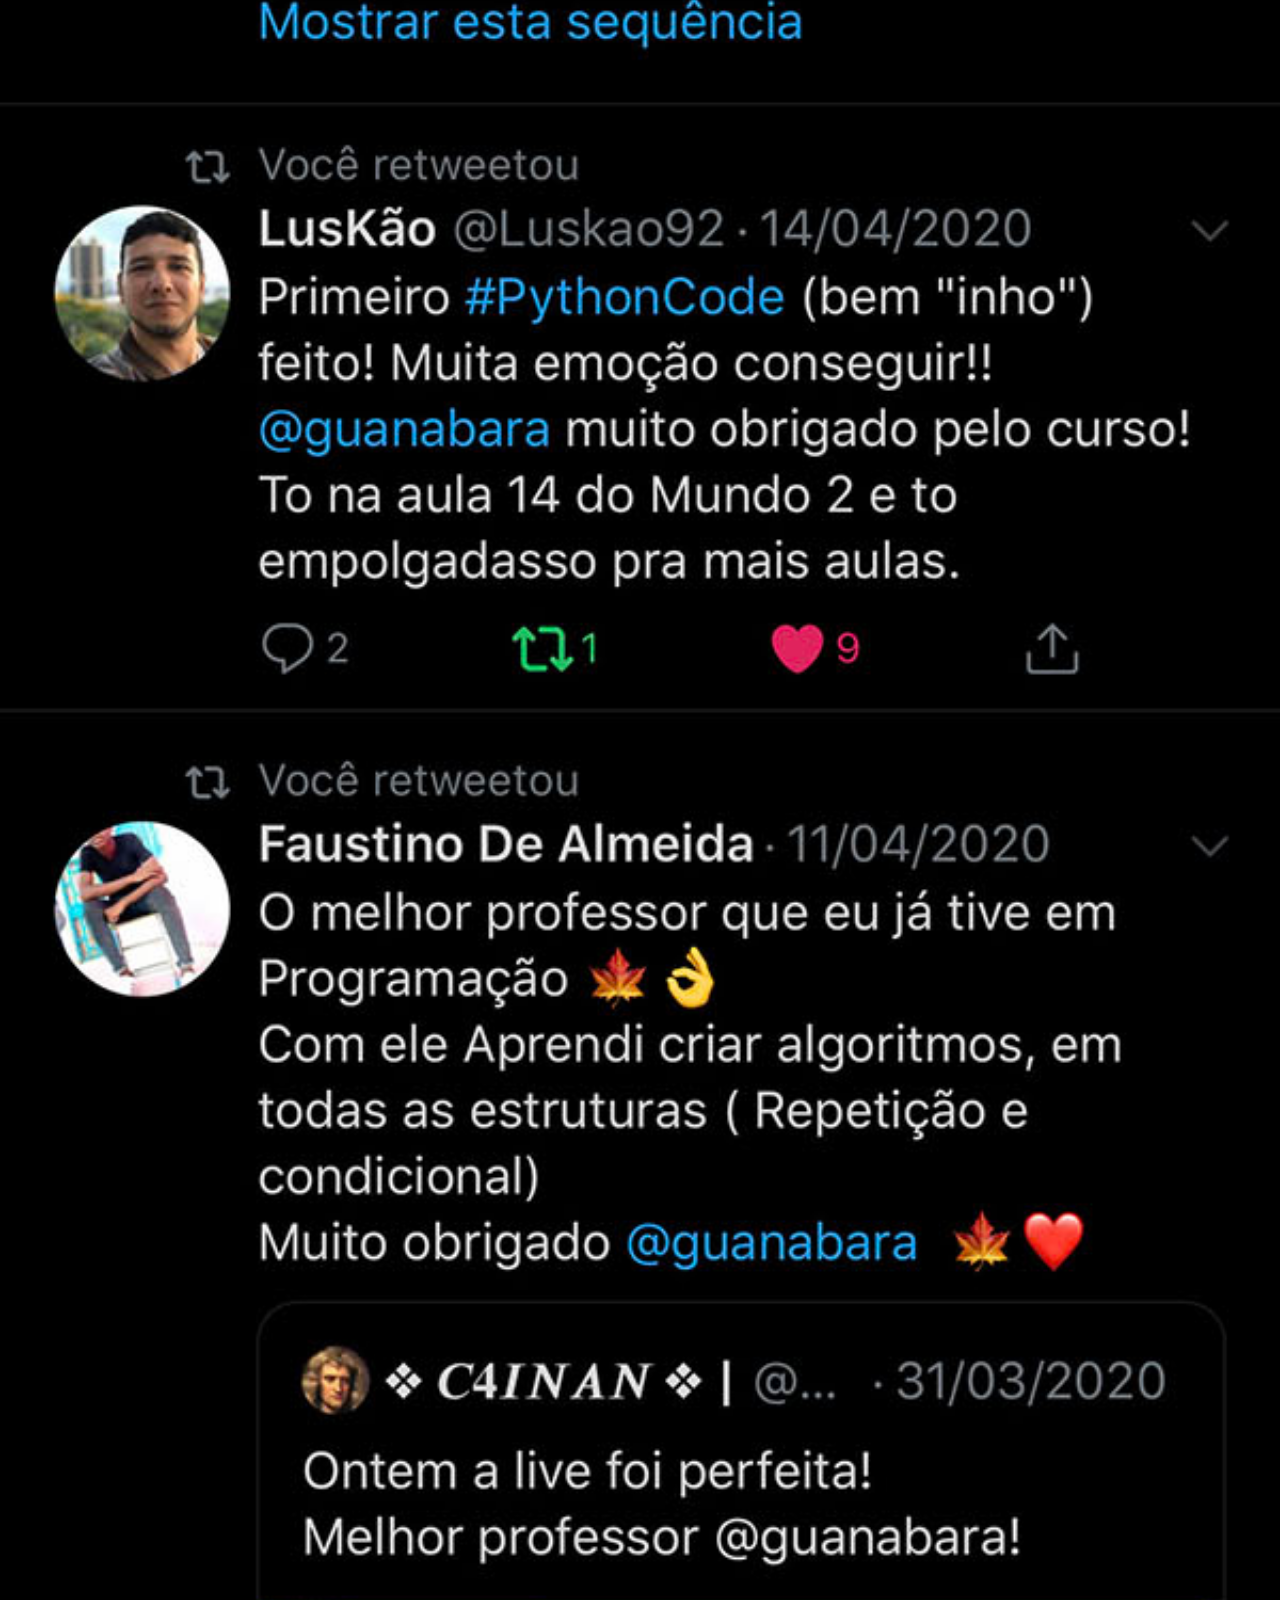
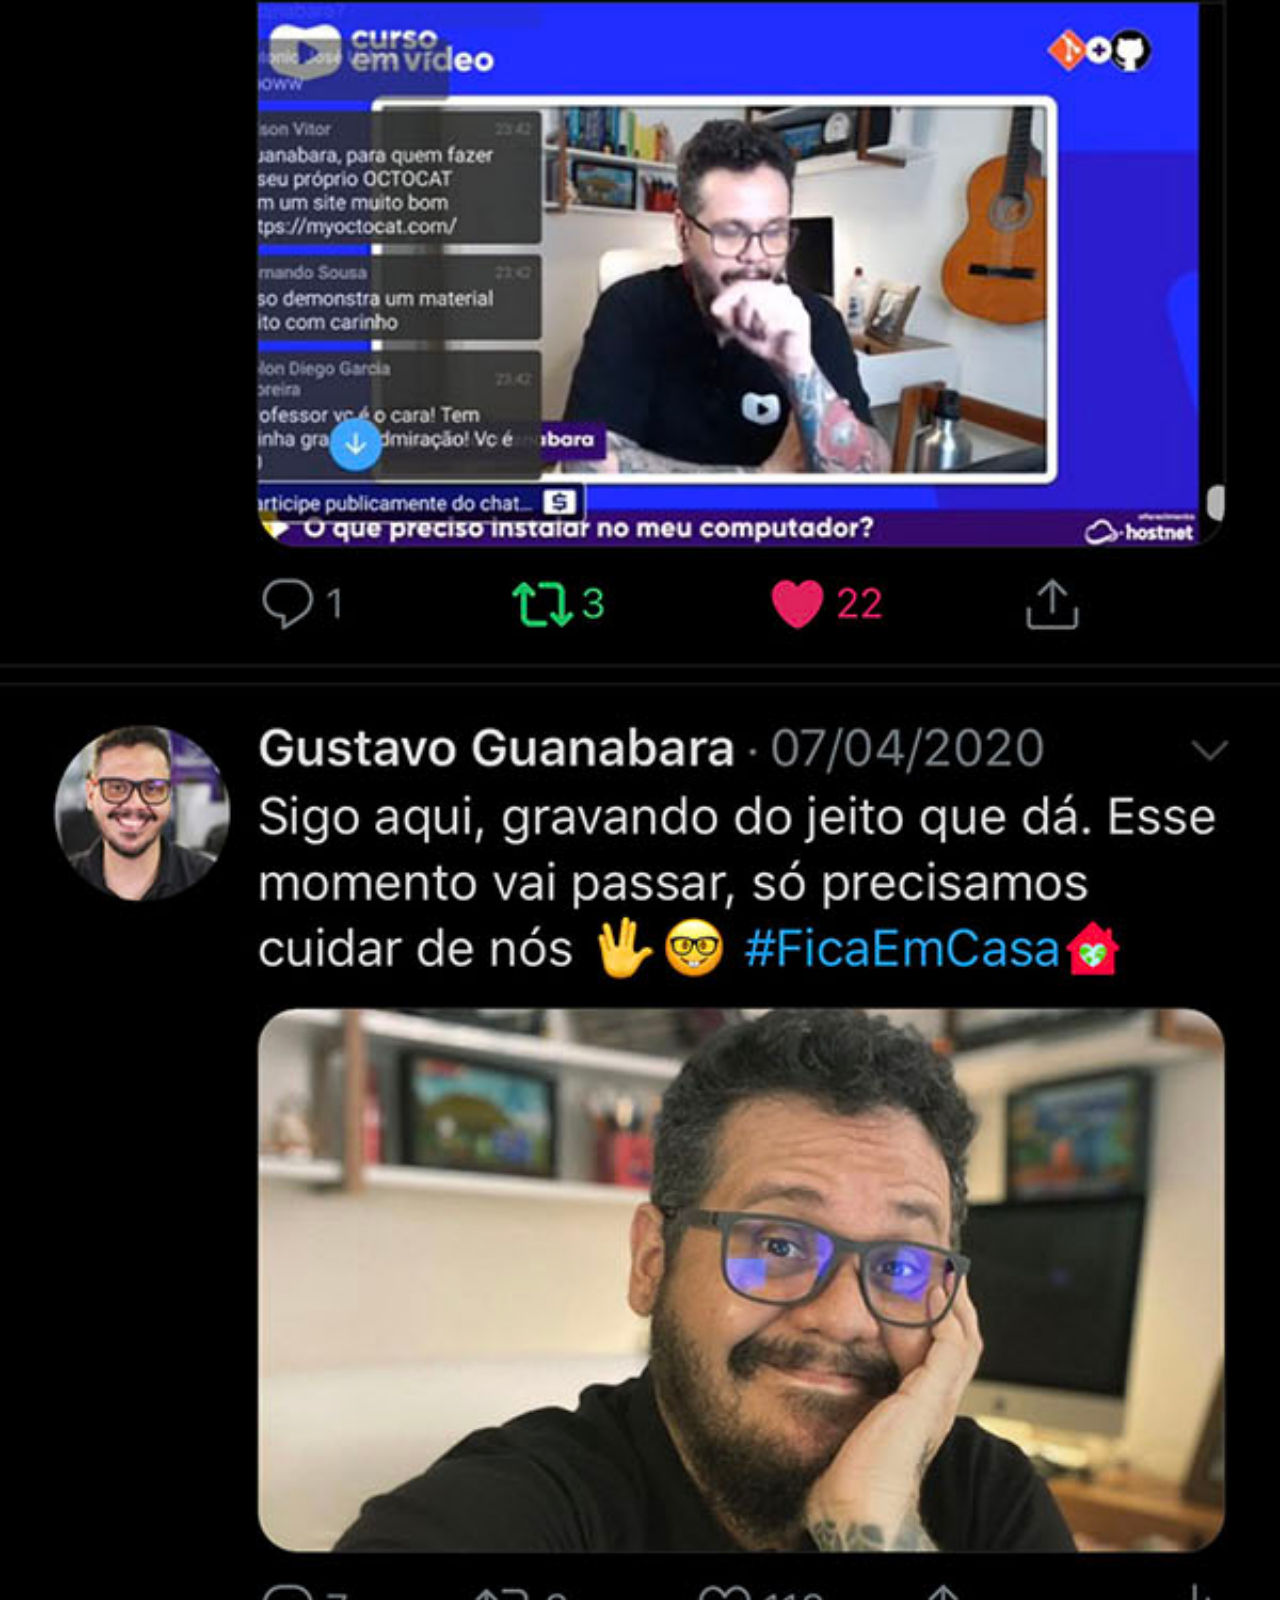
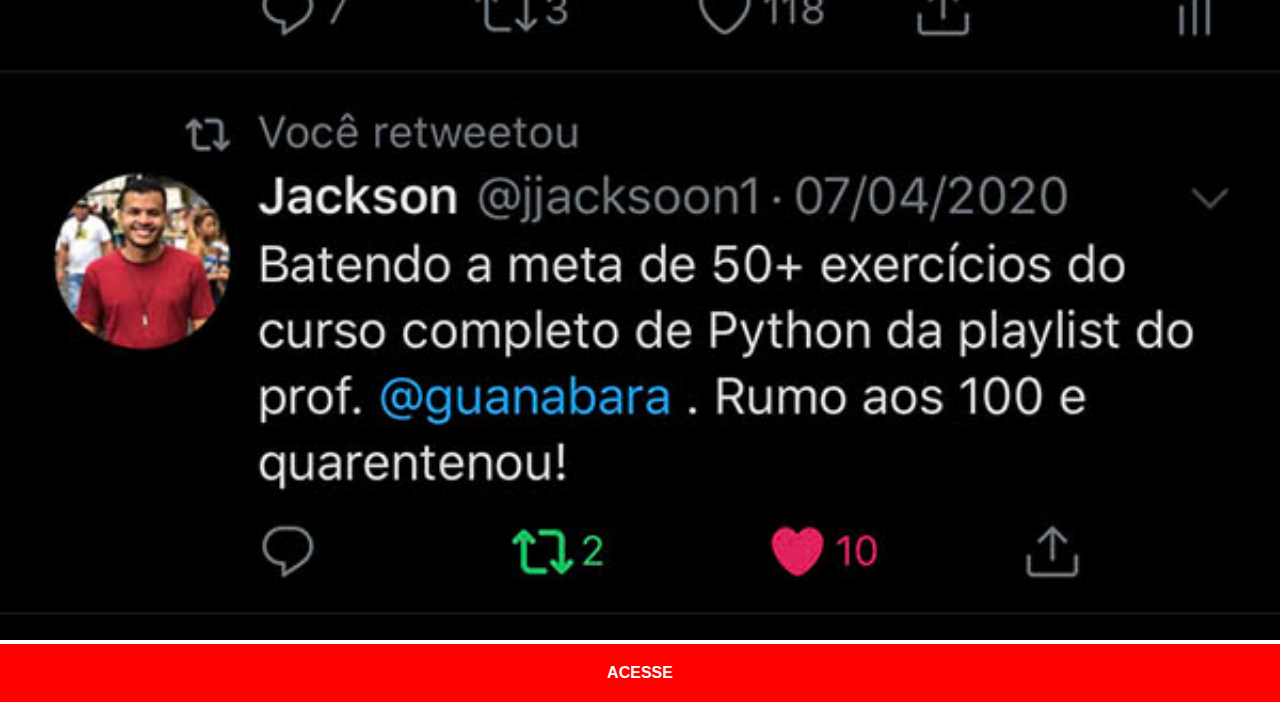
<file: twitter.html>
<!DOCTYPE html>
<html lang="pt-br">
<head>
    <meta charset="UTF-8">
    <meta name="viewport" content="width=device-width, initial-scale=1.0">
    <link rel="stylesheet" href="estilos/social.css">
    <title>Twitter</title>
</head>
<body>
    <img src="imagens/tela-twitter.jpg" alt="Twitter">
    <a href="https://twitter.com/guanabara" target="_blank">ACESSE</a>
    
</body>
</html>
</file>
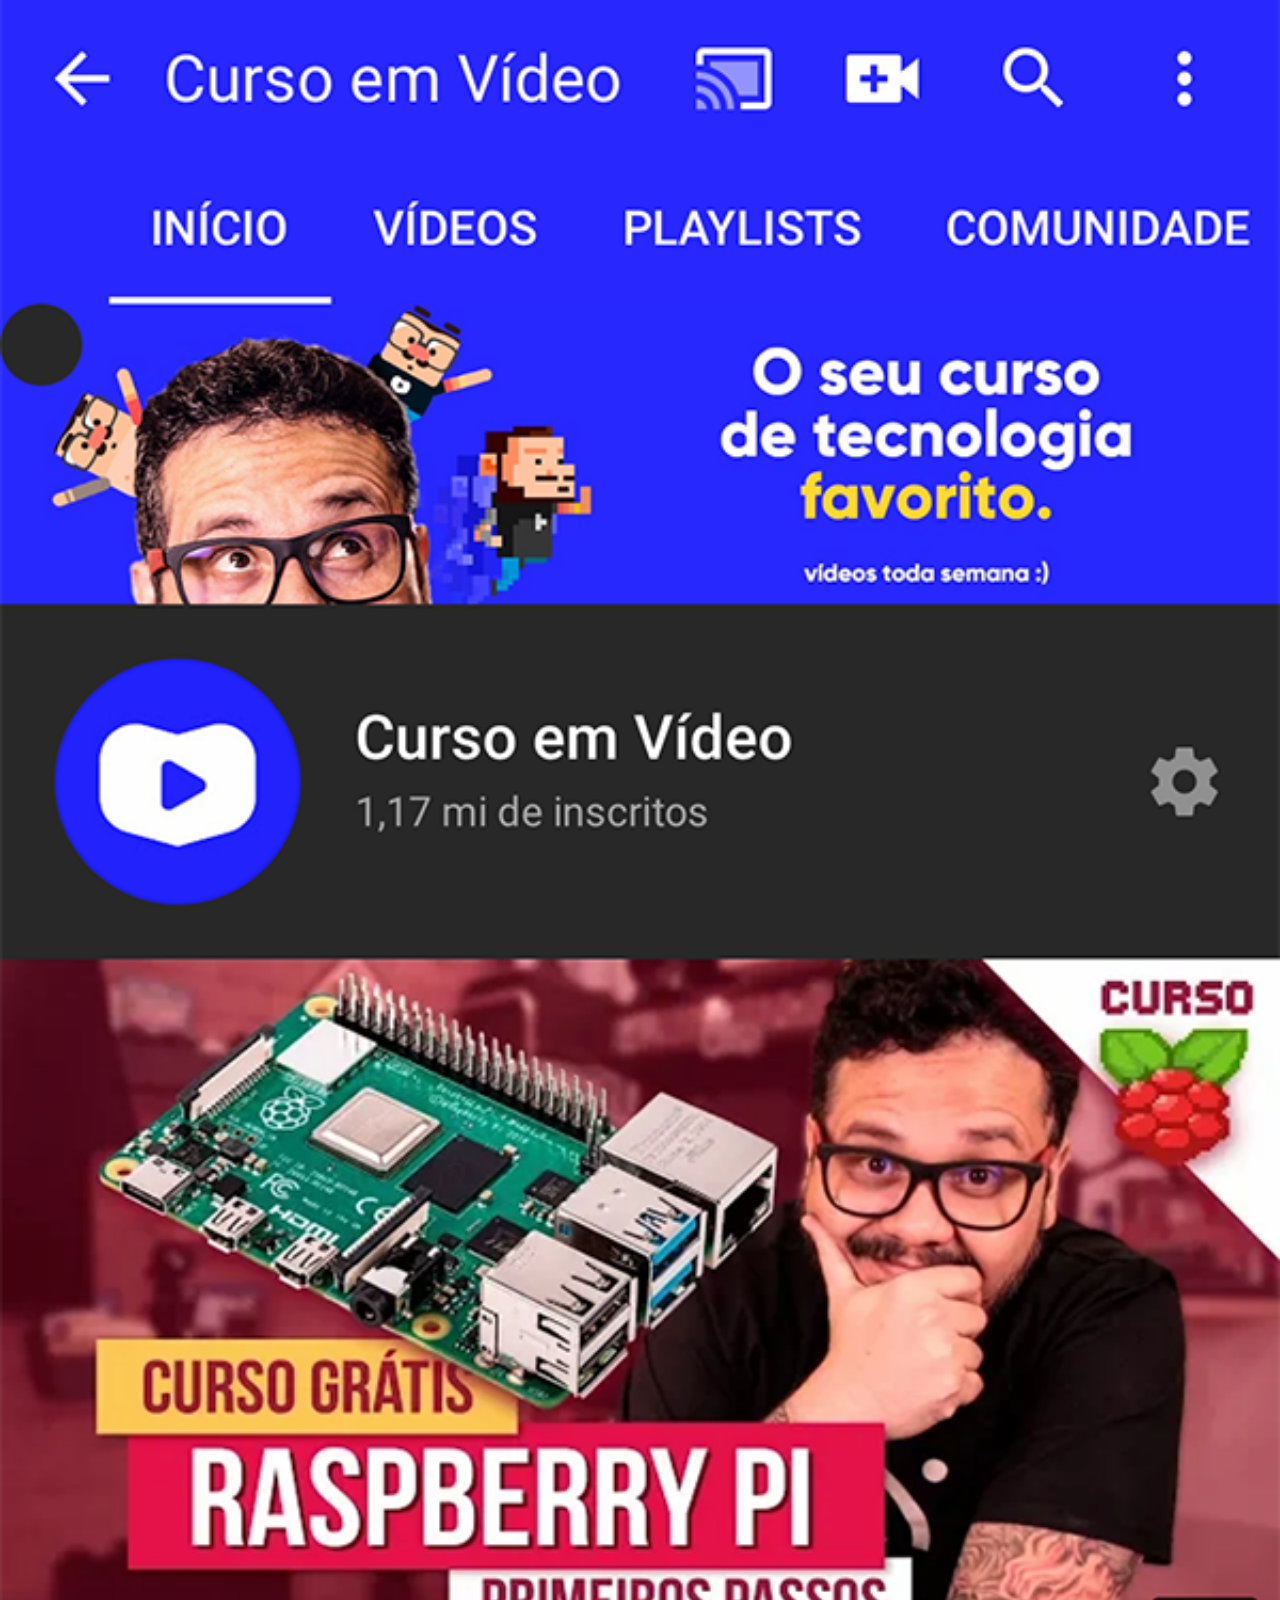
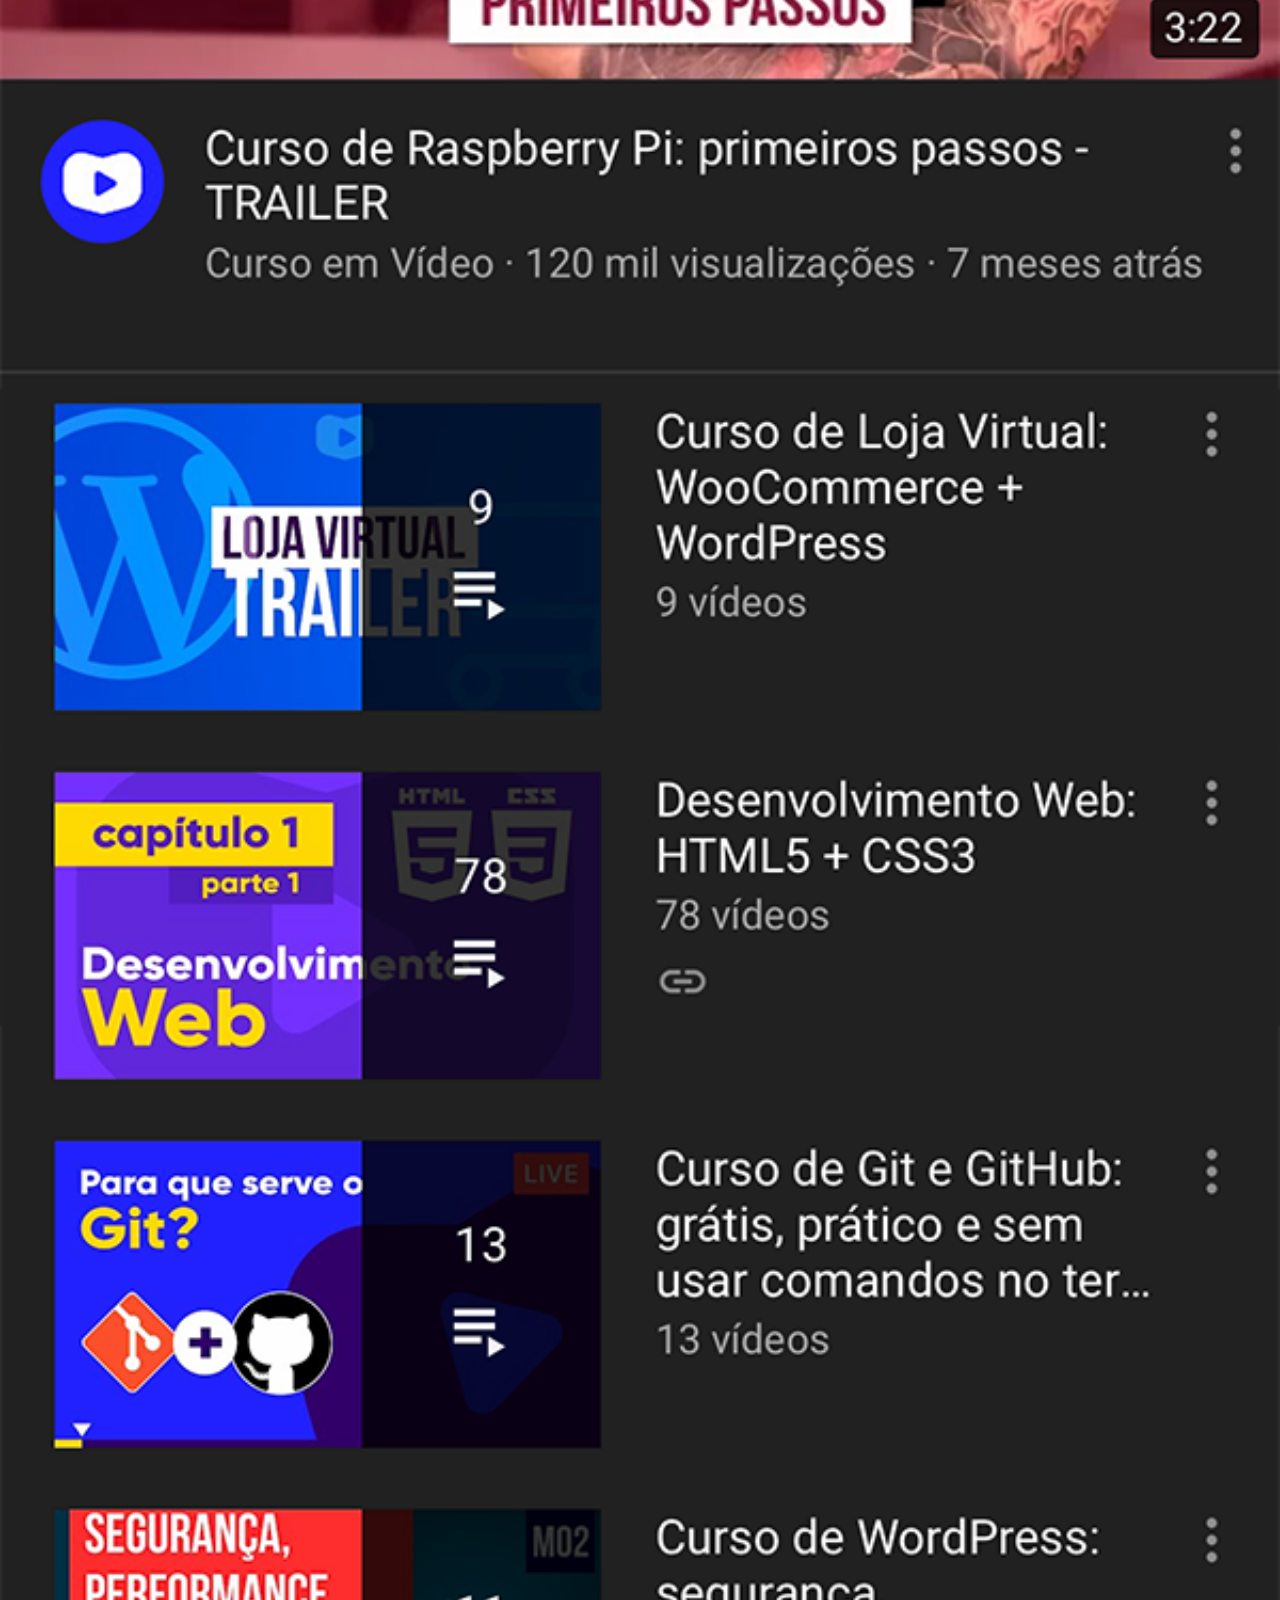
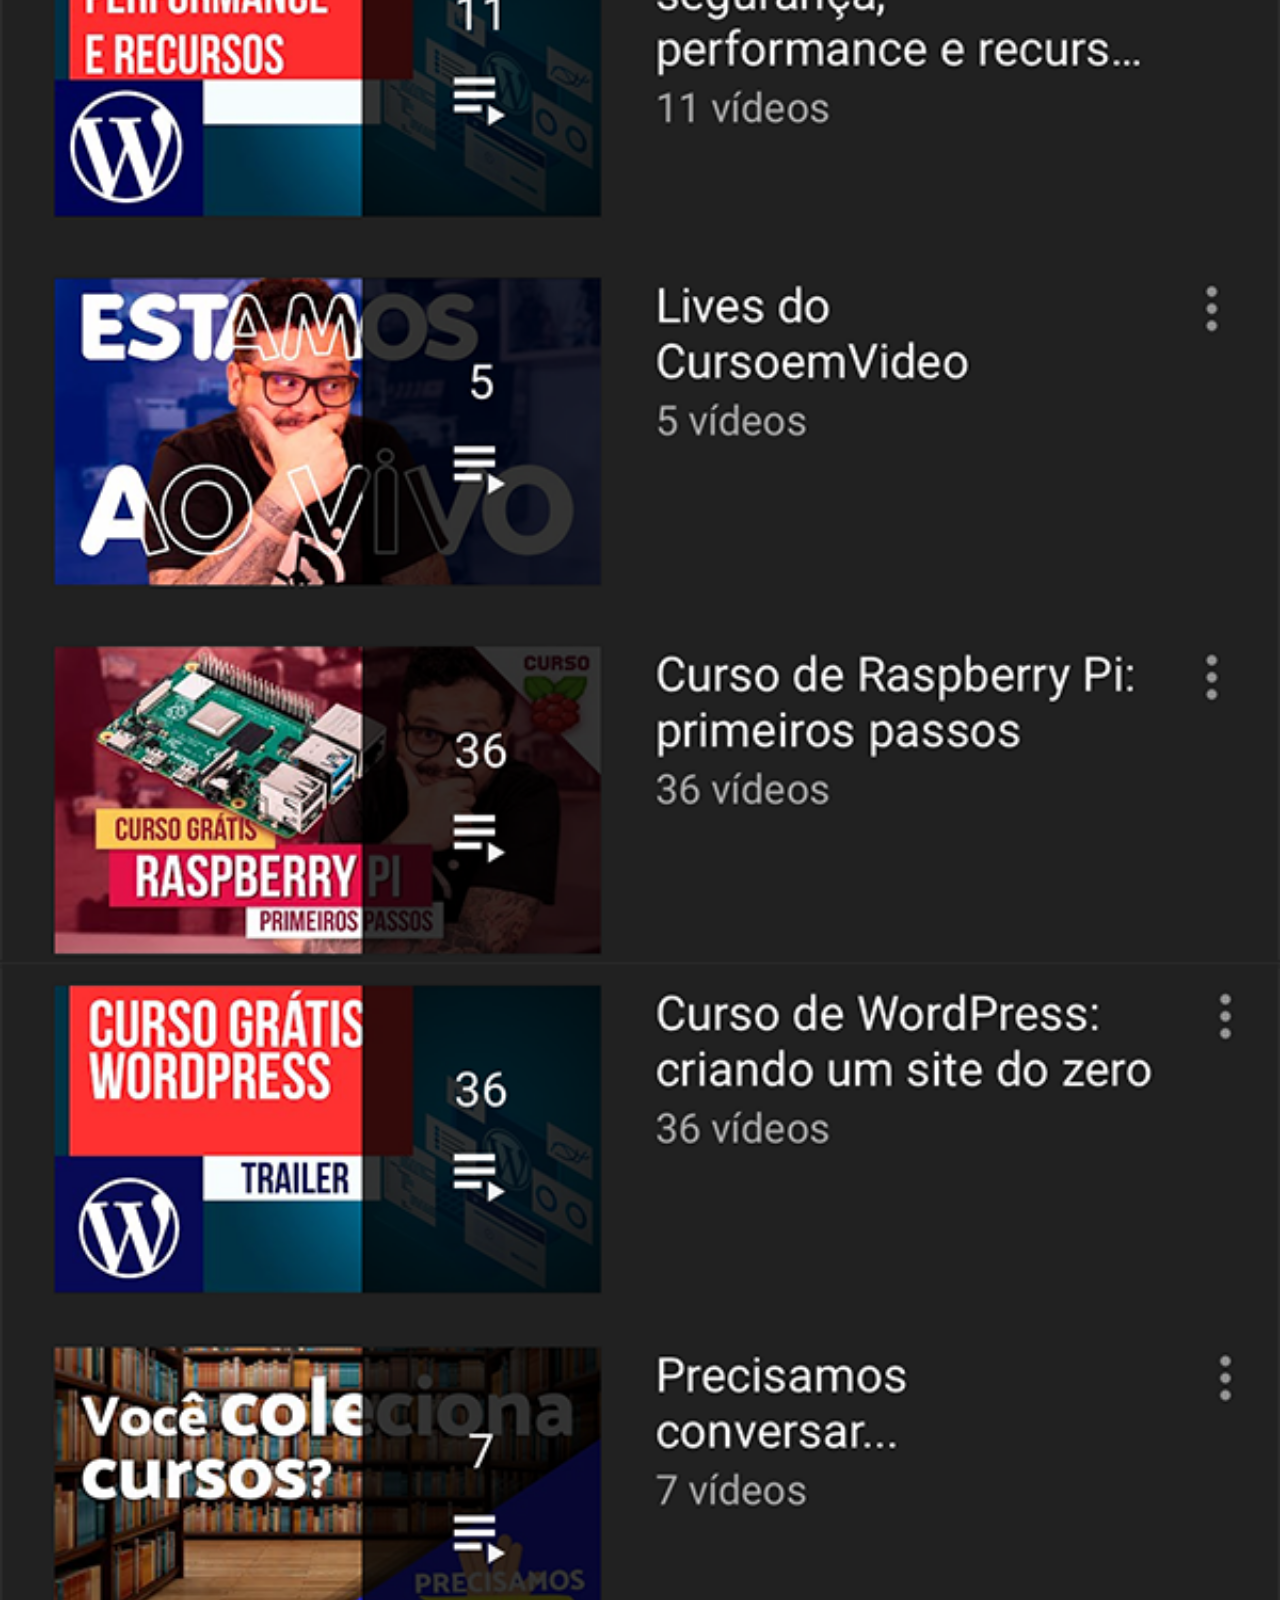
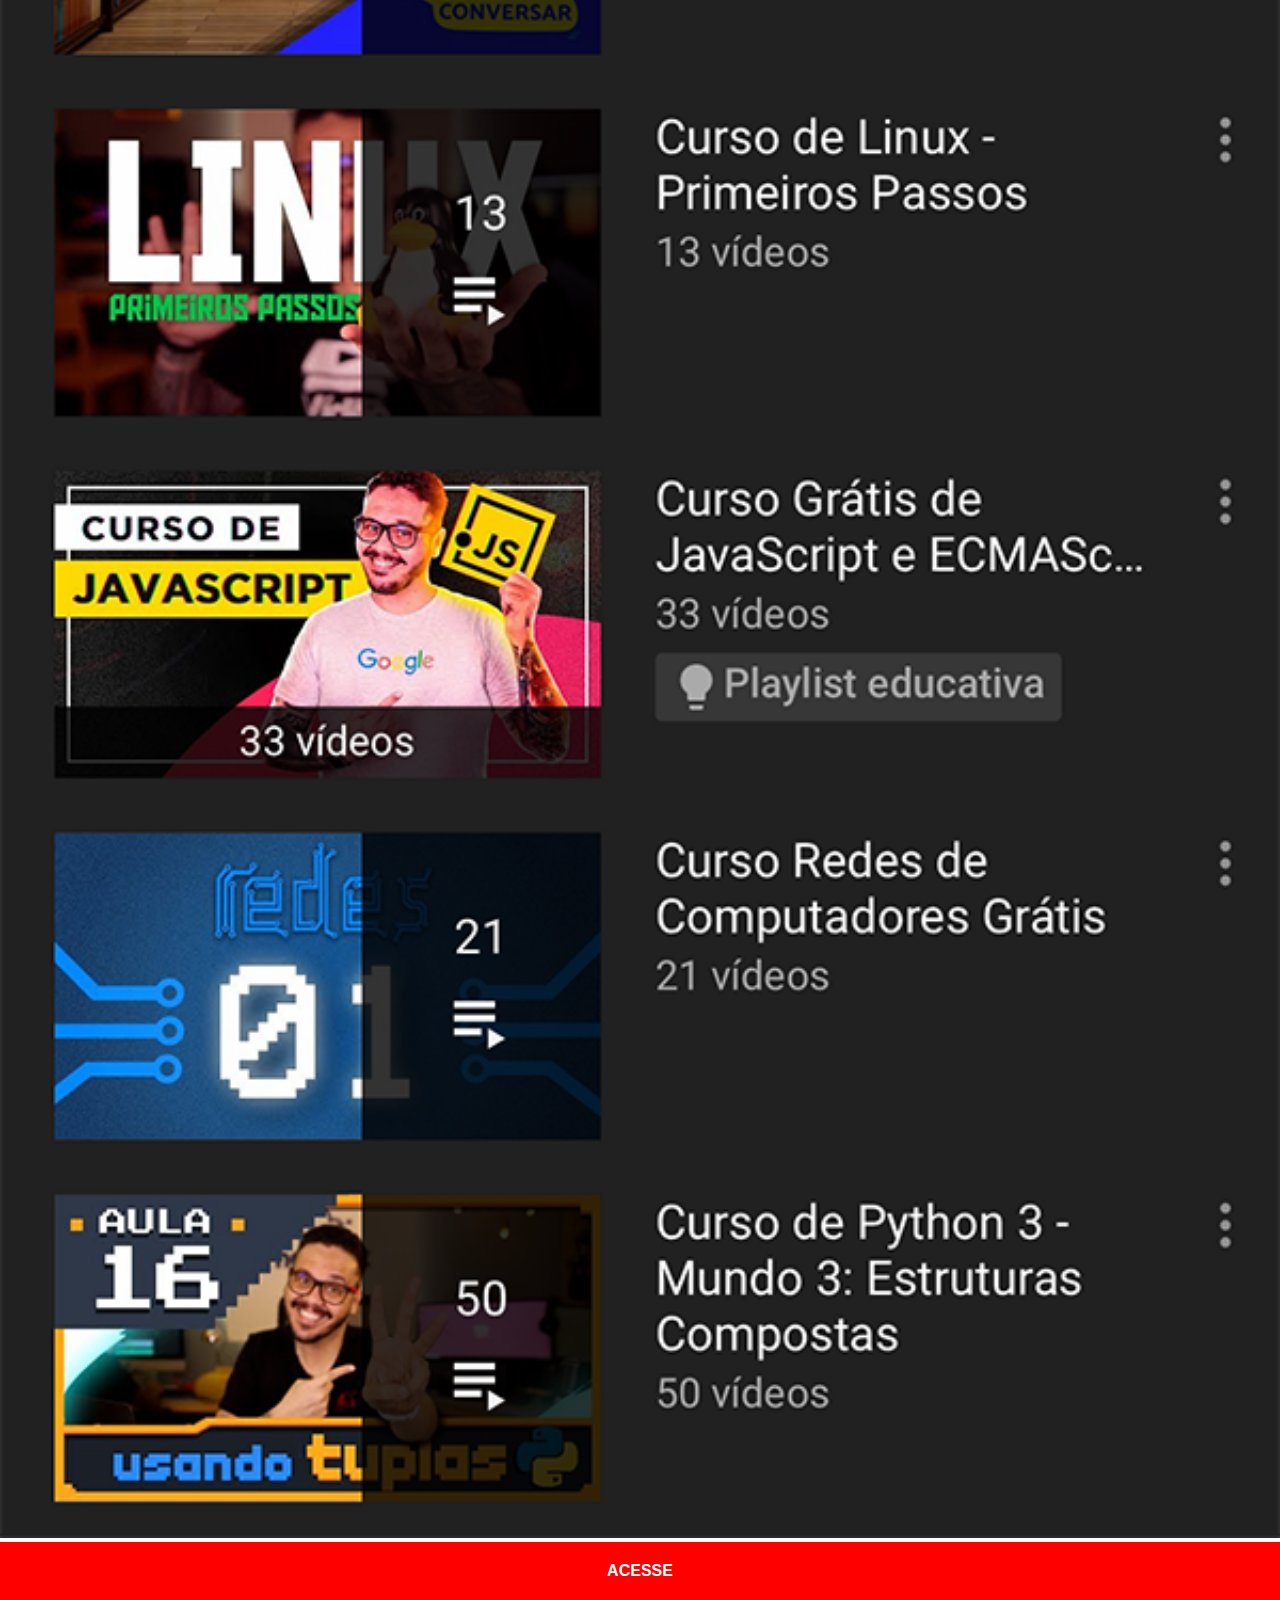
<file: youtube.html>
<!DOCTYPE html>
<html lang="pt-br">
<head>
    <meta charset="UTF-8">
    <meta name="viewport" content="width=device-width, initial-scale=1.0">
    <link rel="stylesheet" href="estilos/social.css">
    <title>Youtube</title>
</head>
<body>
    <img src="imagens/tela-youtube.png" alt="Youtube">
    <a href="https://www.youtube.com/@CursoemVideo/playlists" target="_blank">ACESSE</a>
</body>
</html>
</file>
<file: estilos/style.css>
@charset "UTF-8";

* {
    margin: 0;
    padding: 0;
    font-family: Arial, Helvetica, sans-serif;
}

html {
    height: 100vh;
    width: 100vw;
    background-color: black;
}

body{
    background: url(../imagens/fundo-madeira.jpg) no-repeat top center;
    background-size: cover;
    background-attachment: fixed;
}

main {
    height: 100vh;
    position: relative;
}

section#telefone {
    position: absolute;
    top: 50%;
    left: 50%;
    transform: translate(-50%, -50%);

    height: 627px;
    width: 311px;
    background: url(../imagens/frame-iphone.png) no-repeat;
}

iframe#tela {
    position: relative;
    top: 81px;
    left: 23px;
    width: 266px;
    height: 470px;
}

section#redes-sociais {
    text-align: right;
}

section#redes-sociais img {
    width: 50px;
    margin: 10px;
    border-radius: 50%;
    box-shadow: 2px 2px 5px rgba(0, 0, 0, 0.637);
    box-sizing: border-box;
}

section#redes-sociais img:hover {
    border: 2px solid rgba(255, 255, 255, 0.603);
    transform: translate(-8px, 0px);
    box-shadow: 5px 5px 7px rgba(0, 0, 0, 0.637);
    transition: transform 0.3s;
}
</file>
<file: estilos/social.css>
@charset "UTF-8";

* {
    margin: 0;
    padding: 0;
    font-family: Arial, Helvetica, sans-serif;
}
::-webkit-scrollbar {
    width: 0;
    height: 0;
}
img {
    width: 100vw;
}
a {
    display: block;
    background-color: red;
    color: white;
    padding: 20px;
    text-align: center;
    font-weight: bold;
    text-decoration: none;
}
body a:hover {
    background-color: rgb(197, 0, 0);
}
</file>
